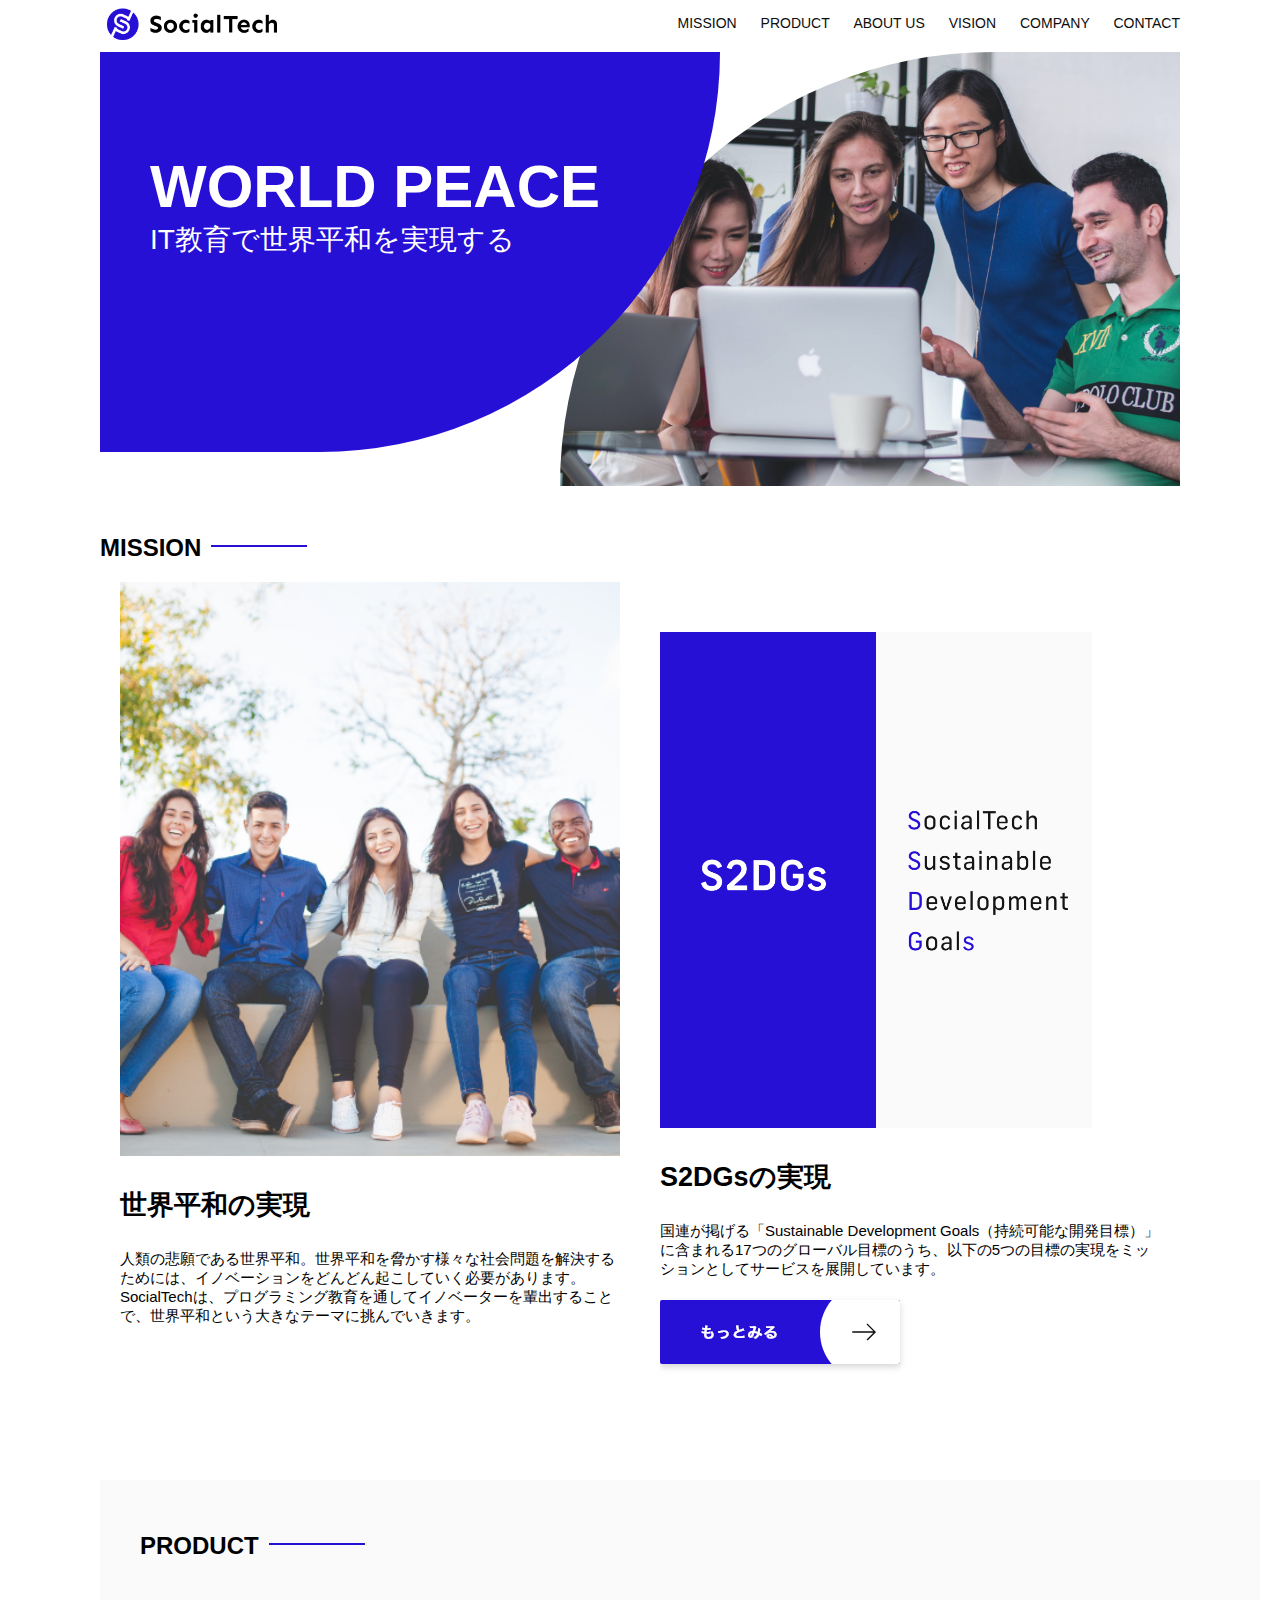
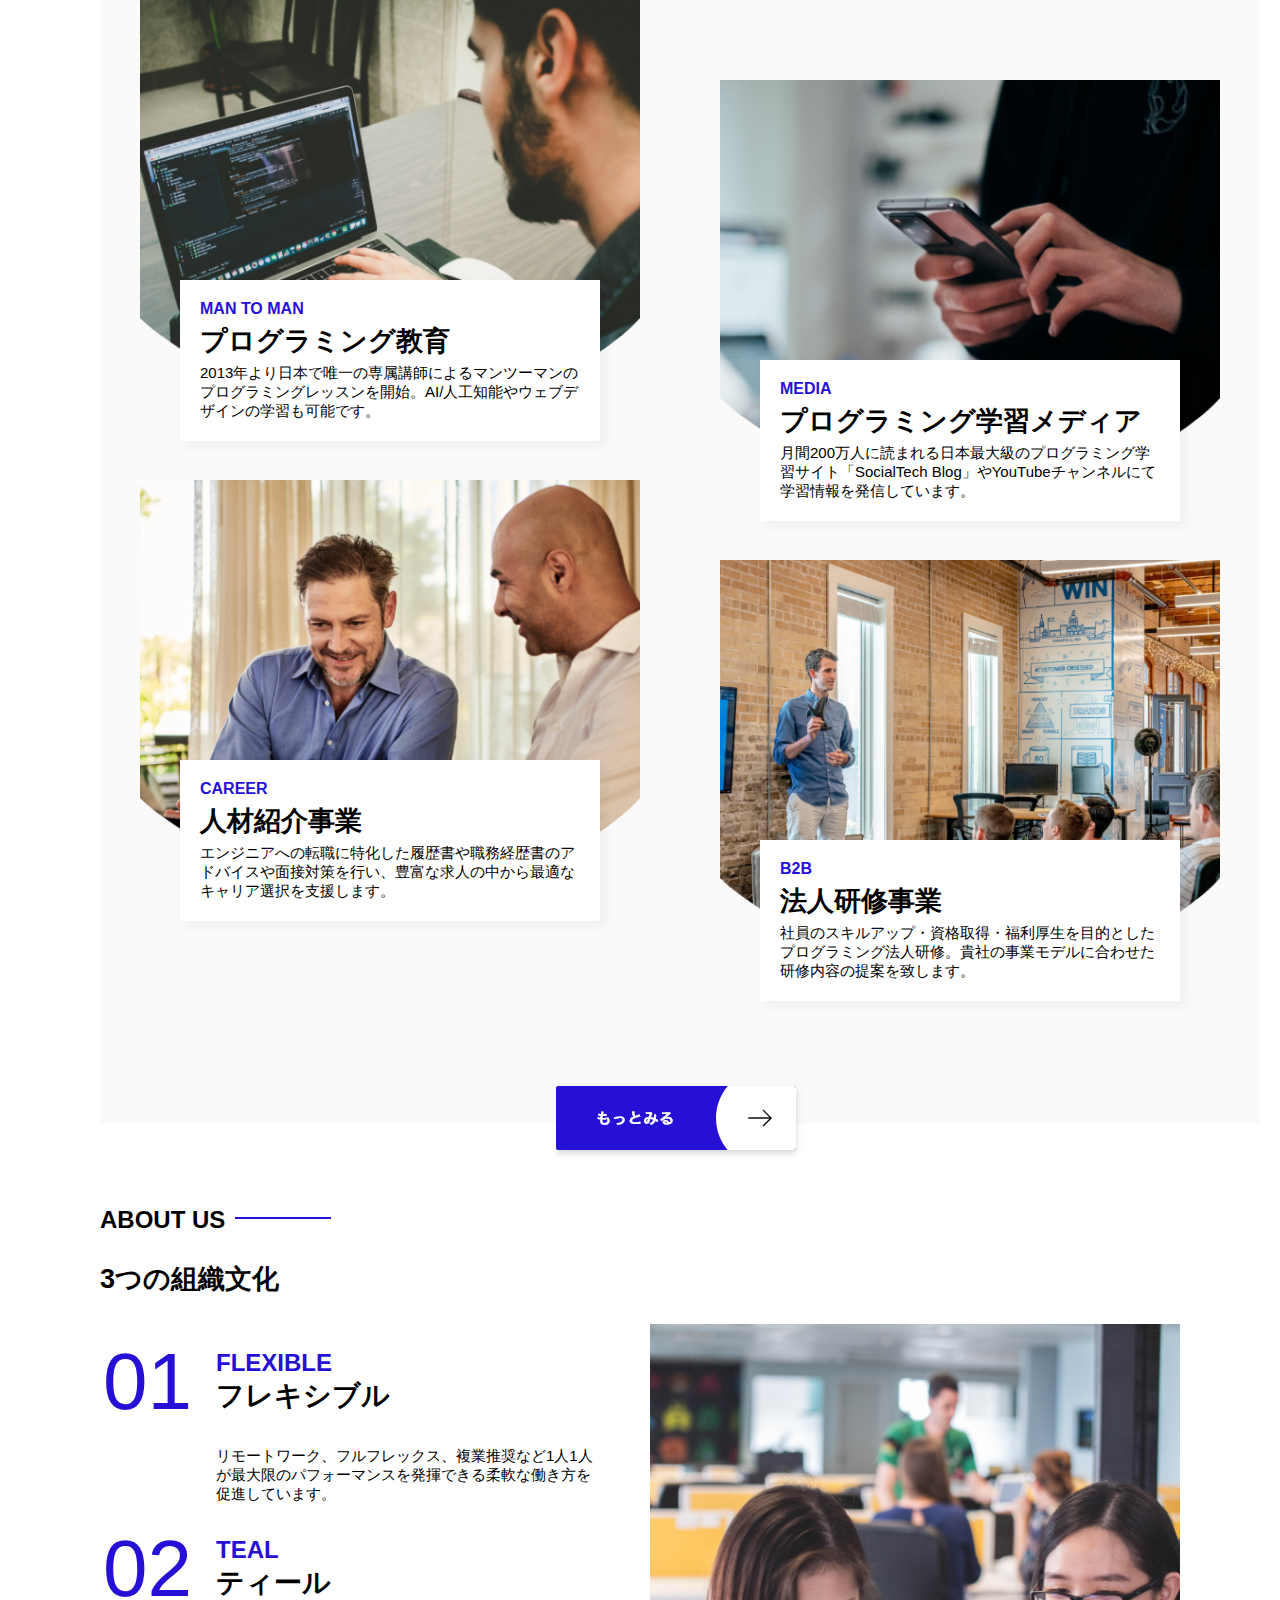
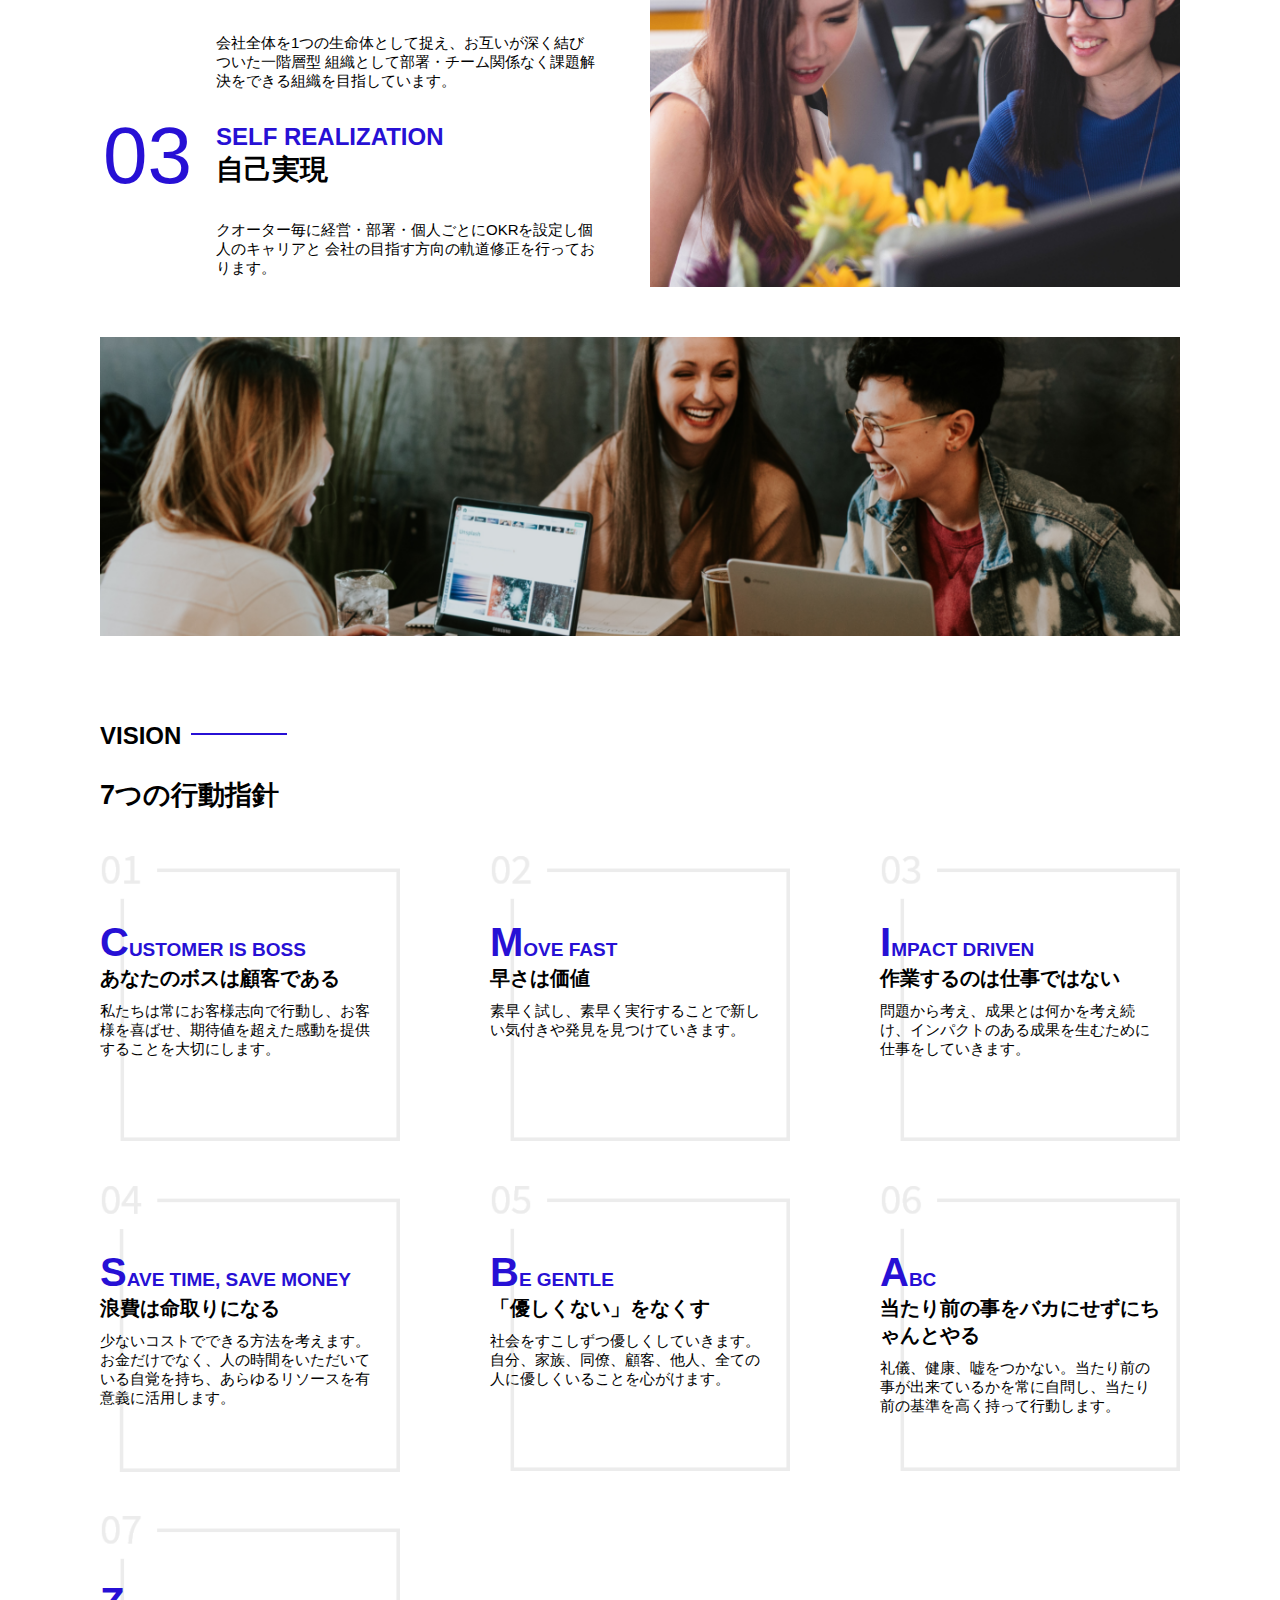
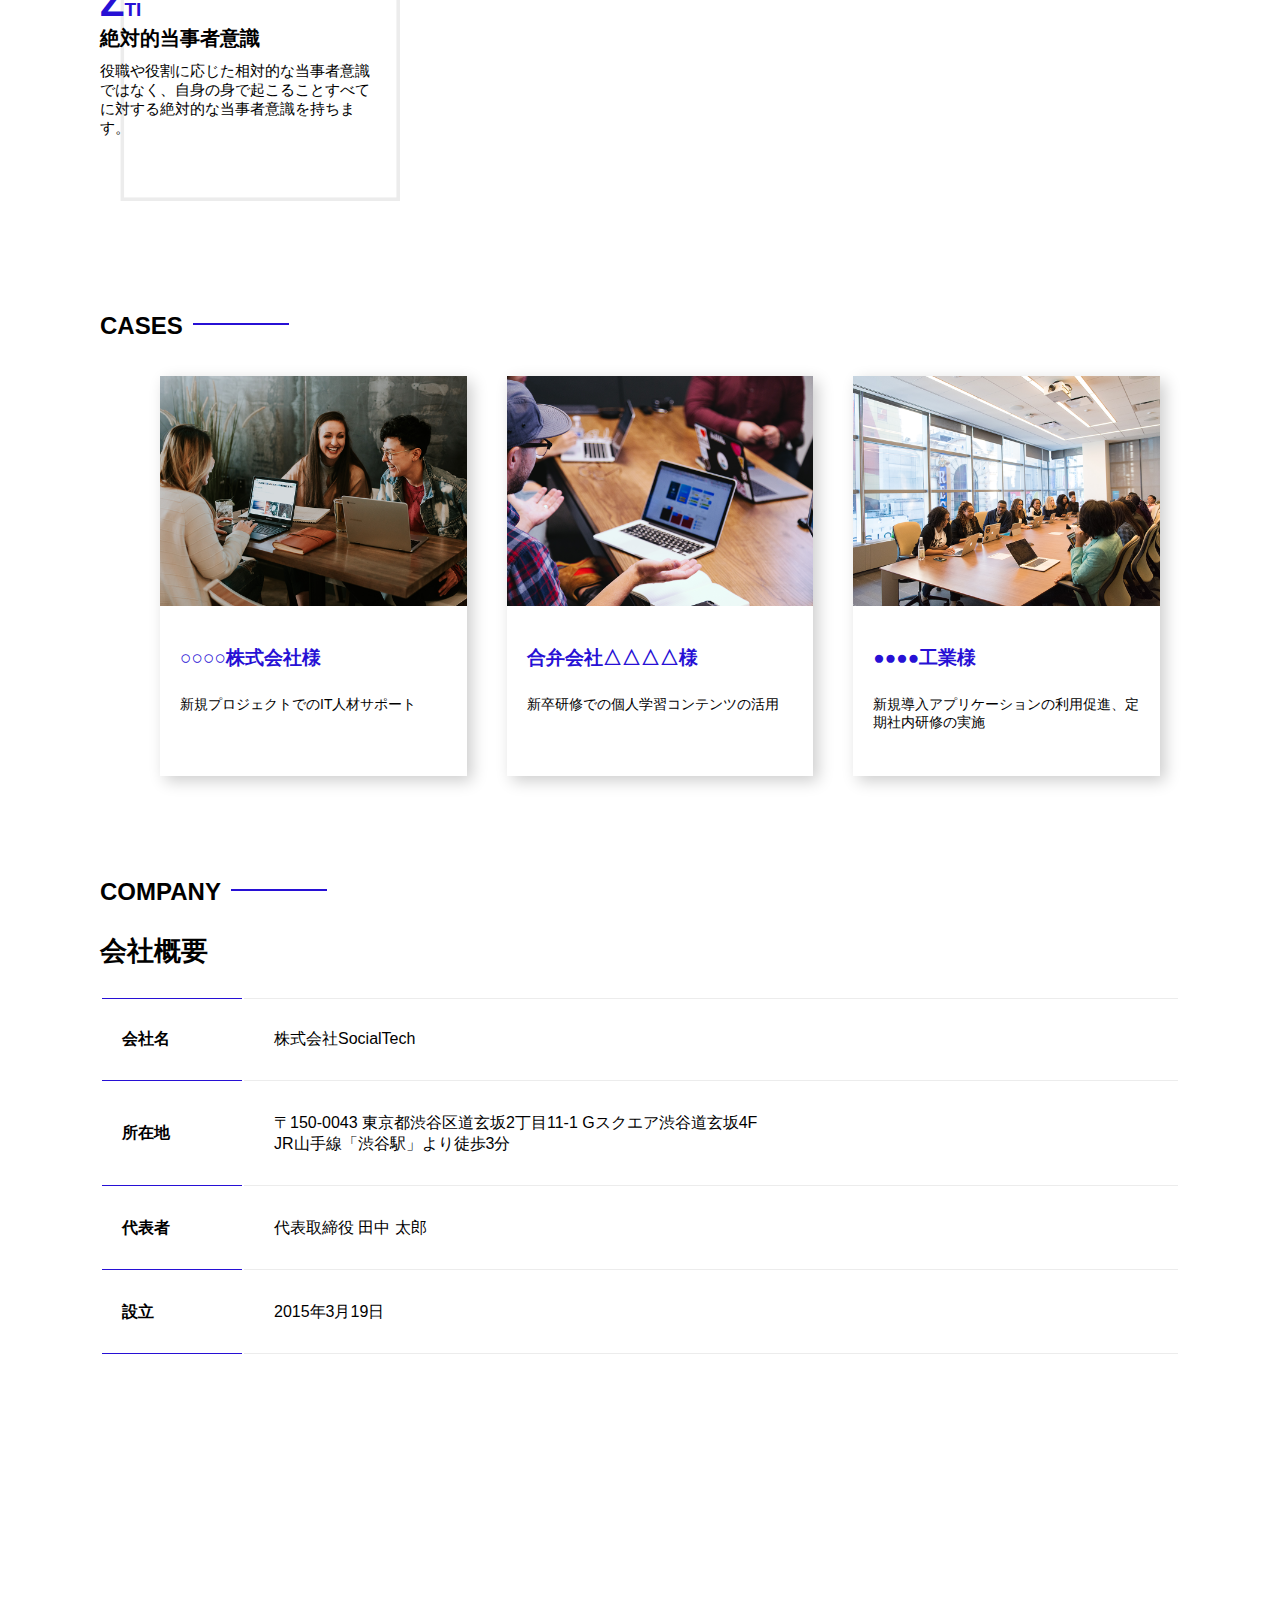
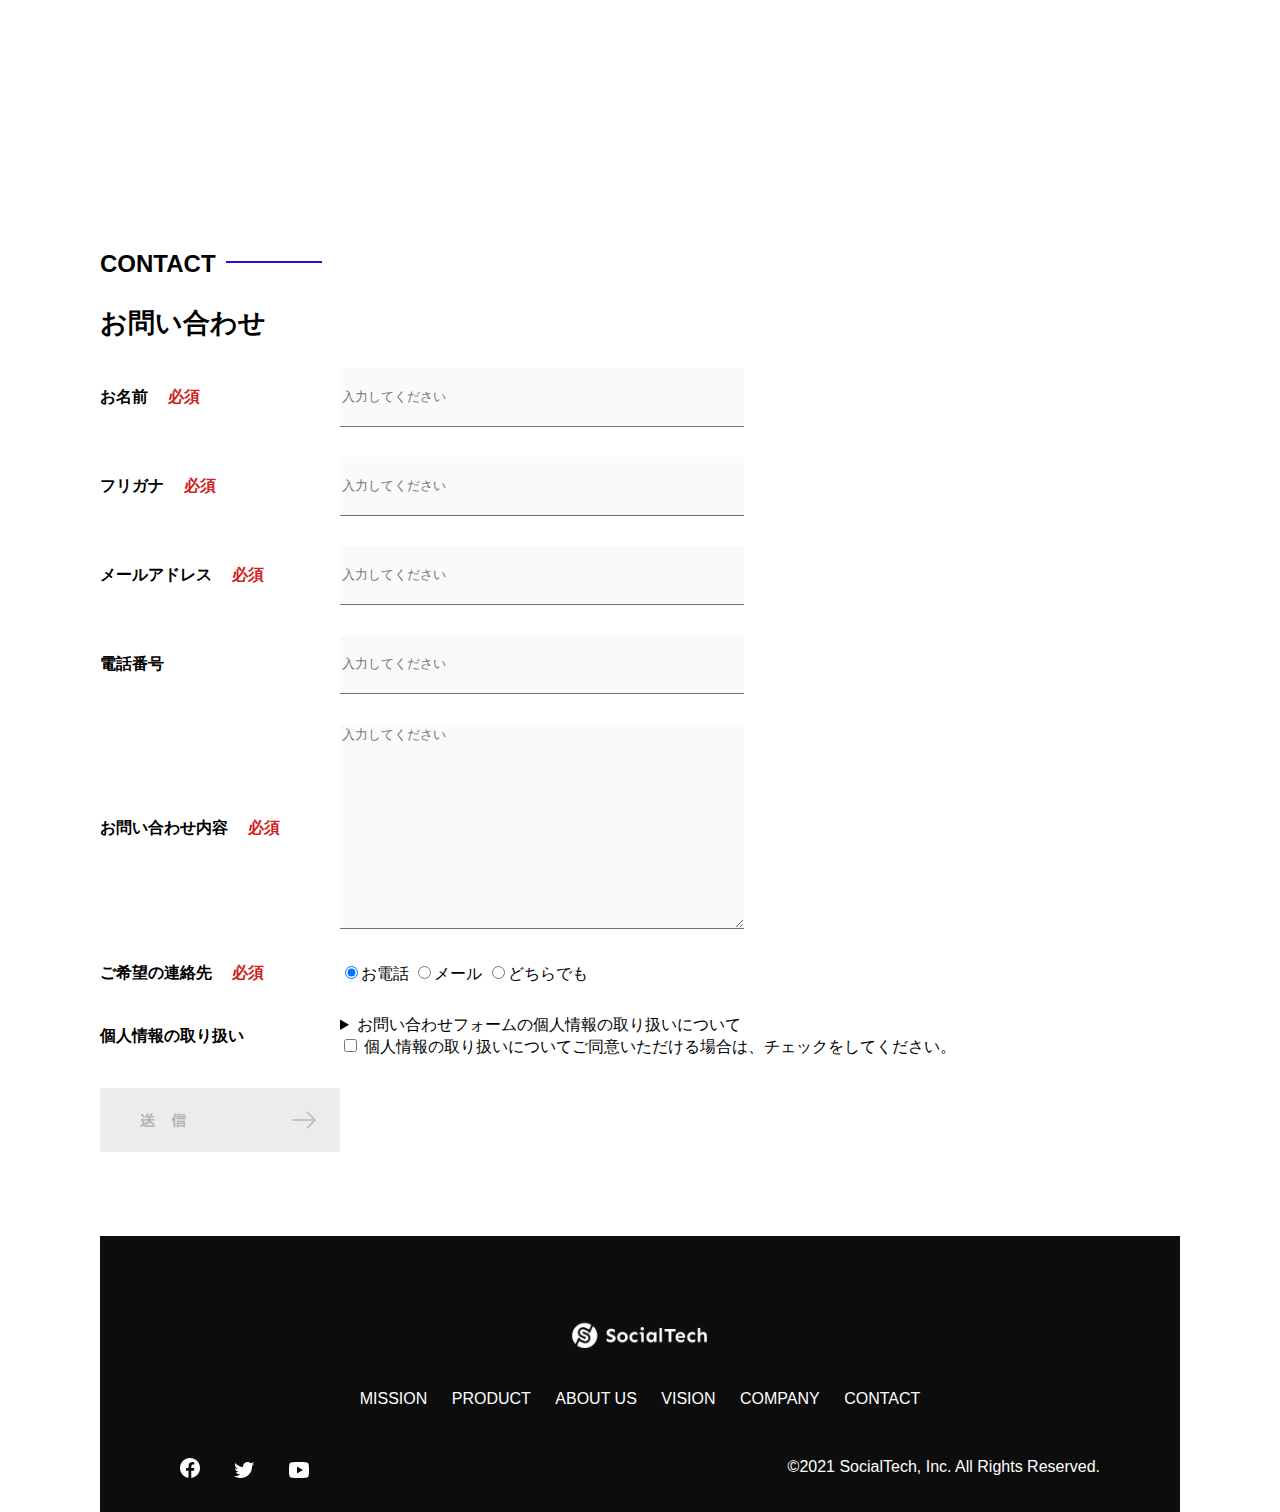
<file: kadai_tutorial_output/index.html>
<!DOCTYPE html>
<html>
  <head>
    <title>SocialTech</title>
    <meta charset="UTF-8" />
    <meta
      name="description"
      content="SocialTechはEdTech業界のリーディングカンパニーを目指します。"
    />
    <meta name="viewport" content="width=device-width, initial-scale=1.0" />
    <link rel="stylesheet" href="style.css" />
  </head>
  <body>
    <!-- ヘッダー -->
    <header>
      <!-- ロゴ -->
      <a href="index.html" id="logo"
        ><img src="images/logo.png" alt="トップページに戻る"
      /></a>

      <!-- PC用ナビゲーション -->
      <nav id="nav-pc">
        <a href="mission.html">MISSION</a>
        <a href="product.html">PRODUCT</a>
        <a href="index.html#aboutus">ABOUT US</a>
        <a href="index.html#vision">VISION</a>
        <a href="index.html#company">COMPANY</a>
        <a href="index.html#contact">CONTACT</a>
      </nav>
        <!--SP用メニューボタン-->
        <img id="menu-sp" src="images/button-menu.png" alt="ナビゲーションを開く" onclick="document.getElementById('nav-sp').style.display='block'">
      <!--SP用ナビゲーション-->
      <nav id="nav-sp">
        <img id="close" src="images/button-close.png" alt="ナビゲーションを閉じる" onclick="document.getElementById('nav-sp').style.display='none'">
        <a id="logo-sp" href="index.html" onclick="document.getElementById('nav-sp').style.display='none'">
          <img src="images/logo-sp.png" alt="トップページに戻る">
        </a>
        <a class="menu" href="mission.html" onclick="document.getElementById('nav-sp').style.display='none'">MISSION</a>
        <a class="menu" href="product.html" onclick="document.getElementbyId('nav-sp').style.display='none'">PRODUCT</a>
        <a class="menu" href="index.html#aboutus" onclick="document.getElementById('nav-sp').style.display='none'">ABOUT US</a>
        <a class="menu" href="index.html#vision" onclick="document.getElementById('nav-sp').style.display='none'">VISION</a>
        <a class="menu" href="index.html#company" onclick="document.getElementById('nav-sp').style.displya='none'">COMPANY</a>
        <a class="menu" href="index.html#contact" onclick="document.getElementById('nav-sp').style.display='none'">CONTACT</a>
        <div id="sns">
          <a href="https://www.facebook.com/sejuku2013"><img src="images/button-facebook.png" alt="Facebookのリンク"></a>
          <a href="https://twitter.com/samuraijuku"><img src="images/button-twitter.png" alt="Twitterのリンク"></a>
          <a href="https://www.youtube.com/channel/UCCFOQO5aDK0xXam4cUQXT8g"><img src="images/button-youtube.png" alt="YouTubeのリンク"></a>
        </div>
      </nav>
    </header>
    <main>
      <article>
        <!-- メインビジュアル -->
        <section id="main-visual">
          <div id="main-message">
            <h1>WORLD PEACE</h1>
            <p>IT教育で世界平和を実現する</p>
          </div>
          <img
            src="images/index/index-main.png"
            alt="PCの周りに集まる多国籍の仲間たち"
          />
        </section>
        <!--ミッション-->
        <section id="mission">
          <h2 class="index-h2">MISSION</h2>
          <div id="mission-flex">
            <div>
              <img
                id="mission-photo"
                src="images/index/index-mission.png"
                alt="屋外のベンチで写真を撮影する多国籍の仲間たち"
              />
              <h3>世界平和の実現</h3>
              <p>
                人類の悲願である世界平和。世界平和を脅かす様々な社会問題を解決するためには、イノベーションをどんどん起こしていく必要があります。SocialTechは、プログラミング教育を通してイノベーターを輩出することで、世界平和という大きなテーマに挑んでいきます。
              </p>
            </div>
            <div>
              <img id="s2dgs" src="images/index/s2dgs.png" alt="S2DGs" />
              <h3>S2DGsの実現</h3>
              <p>
                国連が掲げる「Sustainable Development
                Goals（持続可能な開発目標）」に含まれる17つのグローバル目標のうち、以下の5つの目標の実現をミッションとしてサービスを展開しています。
              </p>
              <a href="mission.html">
                <img src="images/button-more.png" alt="もっとみる" />
              </a>
            </div>
          </div>
        </section>
        <!-- プロダクト -->
        <section id="product">
          <h2 class="index-h2">PRODUCT</h2>
          <div>
            <div id="product-left">
              <div>
                <img
                  class="product-photo"
                  src="images/index/index-mantoman.png"
                  alt="PCでコードを書く男性"
                />
                <div class="product-explain">
                  <span>MAN TO MAN</span>
                  <h3>プログラミング教育</h3>
                  <p>
                    2013年より日本で唯一の専属講師によるマンツーマンのプログラミングレッスンを開始。AI/人工知能やウェブデザインの学習も可能です。
                  </p>
                </div>
              </div>
              <div>
                <img
                  class="product-photo"
                  src="images/index/index-career.png"
                  alt="笑顔で話し合う2人の男性"
                />
                <div class="product-explain">
                  <span>CAREER</span>
                  <h3>人材紹介事業</h3>
                  <p>
                    エンジニアへの転職に特化した履歴書や職務経歴書のアドバイスや面接対策を行い、豊富な求人の中から最適なキャリア選択を支援します。
                  </p>
                </div>
              </div>
            </div>
            <div id="product-right">
              <div>
                <img
                  class="product-photo"
                  src="images/index/index-media.png"
                  alt="スマートフォンを操作する人"
                />
                <div class="product-explain">
                  <span>MEDIA</span>
                  <h3>プログラミング学習メディア</h3>
                  <p>
                    月間200万人に読まれる日本最大級のプログラミング学習サイト「SocialTech
                    Blog」やYouTubeチャンネルにて学習情報を発信しています。
                  </p>
                </div>
              </div>
              <div>
                <img
                  class="product-photo"
                  src="images/index/index-b2b.png"
                  alt="講演中の男性とそれを聴く人々"
                />
                <div class="product-explain">
                  <span>B2B</span>
                  <h3>法人研修事業</h3>
                  <p>
                    社員のスキルアップ・資格取得・福利厚生を目的としたプログラミング法人研修。貴社の事業モデルに合わせた研修内容の提案を致します。
                  </p>
                </div>
              </div>
            </div>
          </div>
          <div>
            <a id="product-more" href="product.html">
              <img src="images/button-more.png" alt="もっとみる" />
            </a>
          </div>
        </section>
        <!---ABOUT US-->
        <section id="aboutus">
          <h2 class="index-h2">ABOUT US</h2>
          <h3>3つの組織文化</h3>
          <div>
            <table class="culture-table">
              <tr>
                <td>
                  <span class="culture-num">01</span>
                </td>
                <td>
                  <span class="culture-en">FLEXIBLE</span>
                  <span class="culture-jp">フレキシブル</span>
                </td>
              </tr>
              <tr>
                <td>
                  <!--空のセル-->
                </td>
                <td>
                  <p class="culture-description">
                    リモートワーク、フルフレックス、複業推奨など1人1人が最大限のパフォーマンスを発揮できる柔軟な働き方を促進しています。
                  </p>
                </td>
              </tr>
              <tr>
                <td>
                  <span class="culture-num">02</span>
                </td>
                <td>
                  <span class="culture-en">TEAL</span>
                  <span class="culture-jp">ティール</span>
                </td>
              </tr>
              <tr>
                <td>
                  <!--空のセル-->
                </td>
                <td>
                  <p class="culture-description">
                    会社全体を1つの生命体として捉え、お互いが深く結びついた一階層型
                    組織として部署・チーム関係なく課題解決をできる組織を目指しています。
                  </p>
                </td>
              </tr>
              <tr>
                <td>
                  <span class="culture-num">03</span>
                </td>
                <td>
                  <span class="culture-en">SELF REALIZATION</span>
                  <span class="culture-jp">自己実現</span>
                </td>
              </tr>
              <tr>
                <td>
                  <!--空のセル-->
                </td>
                <td>
                  <p class="culture-description">
                    クオーター毎に経営・部署・個人ごとにOKRを設定し個人のキャリアと
                    会社の目指す方向の軌道修正を行っております。
                  </p>
                </td>
              </tr>
            </table>
            <img
              class="culture-img"
              src="images/index/index-aboutus1.png"
              alt="笑顔で話し合う2人の女性"
            />
          </div>
          <img
            class="culture-img2"
            src="images/index/index-aboutus2.png"
            alt="笑顔で話し合う3人の男女"
          />
        </section>
        <!-- VISION -->
        <section id="vision">
          <h2 class="index-h2">VISION</h2>
          <h3>7つの行動指針</h3>
          <div>
            <div class="vision-box">
              <img src="images/index/vision-01.png" alt="01" />
              <span>
                <h4>CUSTOMER IS BOSS</h4>
                <h5>あなたのボスは顧客である</h5>
                <p>
                  私たちは常にお客様志向で行動し、お客様を喜ばせ、期待値を超えた感動を提供することを大切にします。
                </p>
              </span>
            </div>
            <div class="vision-box">
              <img src="images/index/vision-02.png" alt="02" />
              <span>
                <h4>MOVE FAST</h4>
                <h5>早さは価値</h5>
                <p>
                  素早く試し、素早く実行することで新しい気付きや発見を見つけていきます。
                </p>
              </span>
            </div>
            <div class="vision-box">
              <img src="images/index/vision-03.png" alt="03" />
              <span>
                <h4>IMPACT DRIVEN</h4>
                <h5>作業するのは仕事ではない</h5>
                <p>
                  問題から考え、成果とは何かを考え続け、インパクトのある成果を生むために仕事をしていきます。
                </p>
              </span>
            </div>
            <div class="vision-box">
              <img src="images/index/vision-04.png" alt="04" />
              <span>
                <h4>SAVE TIME, SAVE MONEY</h4>
                <h5>浪費は命取りになる</h5>
                <p>
                  少ないコストでできる方法を考えます。お金だけでなく、人の時間をいただいている自覚を持ち、あらゆるリソースを有意義に活用します。
                </p>
              </span>
            </div>
            <div class="vision-box">
              <img src="images/index/vision-05.png" alt="05" />
              <span>
                <h4>BE GENTLE</h4>
                <h5>「優しくない」をなくす</h5>
                <p>
                  社会をすこしずつ優しくしていきます。自分、家族、同僚、顧客、他人、全ての人に優しくいることを心がけます。
                </p>
              </span>
            </div>
            <div class="vision-box">
              <img src="images/index/vision-06.png" alt="06" />
              <span>
                <h4>ABC</h4>
                <h5>当たり前の事をバカにせずにちゃんとやる</h5>
                <p>
                  礼儀、健康、嘘をつかない。当たり前の事が出来ているかを常に自問し、当たり前の基準を高く持って行動します。
                </p>
              </span>
            </div>
            <div class="vision-box">
              <img src="images/index/vision-07.png" alt="07" />
              <span>
                <h4>ZTI</h4>
                <h5>絶対的当事者意識</h5>
                <p>
                  役職や役割に応じた相対的な当事者意識ではなく、自身の身で起こることすべてに対する絶対的な当事者意識を持ちます。
                </p>
              </span>
            </div>
          </div>
        </section>
        <!-- CASES -->
         <section id="cases">
          <h2 class="index-h2">CASES</h2>
          <ul>
            <li class="case-card">
              <img class="case-img" src="images/index/case-1.png" alt="仲良く語り合う3人">
              <div class="case-info">
                <h4 class="case-name">○○○○株式会社様</h4>
                <p class="case-content">新規プロジェクトでのIT人材サポート</p>
              </div>
            </li>
            <li class="case-card">
              <img class="case-img" src="images/index/case-2.png" alt="PCでコンテンツを見る">
              <div class="case-info">
                <h4 class="case-name">合弁会社△△△△様</h4>
                <p class="case-content">新卒研修での個人学習コンテンツの活用</p>
              </div>
            </li>
            <li class="case-card">
              <img class="case-img" src="images/index/case-3.png" alt="社内研修中の会議室">
              <div class="case-info">
                <h4 class="case-name">●●●●工業様</h4>
                <p class="case-content">新規導入アプリケーションの利用促進、定期社内研修の実施</p>
              </div>
            </li>
          </ul>
         </section>
        <!-- COMPANY -->
        <section id="company">
          <h2 class="index-h2">COMPANY</h2>
          <h3>会社概要</h3>
          <table id="company-table">
            <tr>
              <th class="tableheader-first">会社名</th>
              <td class="cell-first">株式会社SocialTech</td>
            </tr>
            <tr>
              <th class="tableheader">所在地</th>
              <td class="cell">
                〒150-0043 東京都渋谷区道玄坂2丁目11-1 Gスクエア渋谷道玄坂4F<br />JR山手線「渋谷駅」より徒歩3分
              </td>
            </tr>
            <tr>
              <th class="tableheader">代表者</th>
              <td class="cell">代表取締役 田中 太郎</td>
            </tr>
            <tr>
              <th class="tableheader">設立</th>
              <td class="cell">2015年3月19日</td>
            </tr>
          </table>
          <iframe src="https://www.google.com/maps/embed?pb=!1m18!1m12!1m3!1d3240.0688551336807!2d139.7720776771055!3d35.69992317258124!2m3!1f0!2f0!3f0!3m2!1i1024!2i768!4f13.1!3m3!1m2!1s0x60188fee13660e23%3A0x77137876edf742ac!2z5L2P5Y-L5LiN5YuV55Sj56eL6JGJ5Y6f6aeF5YmN44OT44Or!5e0!3m2!1sja!2sjp!4v1704858013291!5m2!1sja!2sjp" style="border:0;" allowfullscreen="" loading="lazy">
          </iframe>
        </section>
        <!-- お問い合わせフォーム -->
        <section id="contact">
          <h2 class="index-h2">CONTACT</h2>
          <h3>お問い合わせ</h3>
          <form>
            <div>
              <div class="contact-heading">
                <label class="contact-label"
                  >お名前<span class="contact-span">必須</span></label
                >
              </div>
              <div class="contact-form">
                <input
                  type="text"
                  name="name"
                  placeholder="入力してください"
                  class="contact-textbox"
                />
              </div>
            </div>
            <div>
              <div class="contact-heading">
                <label class="contact-label"
                  >フリガナ<span class="contact-span">必須</span></label
                >
              </div>
              <div>
                <input
                  type="text"
                  name="hurigana"
                  placeholder="入力してください"
                  class="contact-textbox"
                />
              </div>
            </div>
            <div>
              <div class="contact-heading">
                <label class="contact-label"
                  >メールアドレス<span class="contact-span">必須</span></label
                >
              </div>
              <div>
                <input
                  type="text"
                  name="email"
                  placeholder="入力してください"
                  class="contact-textbox"
                />
              </div>
            </div>
            <div>
              <div class="contact-heading">
                <label class="contact-label">電話番号</label>
              </div>
              <div>
                <input
                  type="text"
                  name="tel"
                  placeholder="入力してください"
                  class="contact-textbox"
                />
              </div>
            </div>
            <div>
              <div class="contact-heading">
                <label class="contact-label"
                  >お問い合わせ内容<span class="contact-span">必須</span></label
                >
              </div>
              <div>
                <textarea
                  class="contact-textarea"
                  placeholder="入力してください"
                  name="message"
                ></textarea>
              </div>
            </div>
            <div>
              <div class="contact-heading">
                <label class="contact-label"
                  >ご希望の連絡先<span class="contact-span">必須</span></label
                >
              </div>
              <div>
                <input
                  class="radiobutton"
                  type="radio"
                  value="tel"
                  name="contact"
                  checked
                /><label>お電話</label>
                <input
                  class="radiobutton"
                  type="radio"
                  value="mail"
                  name="contact"
                /><label>メール</label>
                <input
                  class="radiobutton"
                  type="radio"
                  value="both"
                  name="contact"
                /><label>どちらでも</label>
              </div>
            </div>
            <div>
              <div class="contact-heading">
                <label class="contact-label">個人情報の取り扱い</label>
              </div>
              <div>
                <details>
                  <summary>
                    お問い合わせフォームの個人情報の取り扱いについて
                  </summary>
                  <div>
                    <span>１．組織の名称又は氏名</span><br />
                    株式会社SocialTech<br /><br />
                    <span
                      >２．個人情報保護管理者（若しくはその代理人）の氏名又は職名、所属及び連絡先
                      鈴木 一郎 コーポレート部</span
                    ><br />
                    メールアドレス：support@socialtech.net<br />
                    TEL：03-xxxx-xxxx<br />
                    <span>３．個人情報の利用目的</span><br />
                    ・本サービス及び本サービスに関連する情報の提供又はそれらに関する連絡のため<br />
                    ・ユーザーの本人確認のため<br />
                    ・当社サービスのご案内のため<br />
                    ・当社の商品等の広告または宣伝（電子メールによるものを含むものとします。）<br /><br />
                    <span>４．個人情報の取り扱い業務の委託</span><br />
                    個人情報の取扱業務の全部または一部を外部に業務委託する場合があります。<br />
                    その際、弊社は、個人情報を適切に保護できる管理体制を敷き実行していることを条件として<br />
                    委託先を厳選したうえで、機密保持契約を委託先と締結し、お客様の個人情報を厳密に管理させます。<br /><br />
                    <span>５．個人情報の開示等の請求</span><br />
                    お客様は、弊社に対してご自身の個人情報の開示等（利用目的の通知、開示、内容の訂正・追加・削除、利用の停止または消去、第三者への提供の停止）に関して、当社問合わせ窓口に申し出ることができます。<br />
                    その際、弊社はお客様ご本人を確認させていただいたうえで、合理的な期間内に対応いたします。<br /><br />
                    なお、個人情報に関する弊社問合わせ先は、次の通りです。<br /><br />
                    株式会社SocialTech　個人情報問合せ窓口<br />
                    〒150-0043　東京都渋谷区道玄坂2丁目11-1 Ｇスクエア渋谷道玄坂
                    4F<br />
                    メールアドレス：support@socialtech.net　TEL：03-xxxx-xxxx<br /><br />
                    <span>６．個人情報を提供されることの任意性について</span
                    ><br /><br />
                    お客様がご自身の個人情報を弊社に提供されるか否かは、お客様のご判断によりますが、もしご提供されない場合には、適切なサービスが提供できない場合がありますので予めご了承ください。
                  </div>
                </details>
                <input type="checkbox" name="agree" />
                <span
                  >個人情報の取り扱いについてご同意いただける場合は、チェックをしてください。</span
                >
              </div>
            </div>
            <input
              type="image"
              value="Submit"
              src="images/button-submit.png"
              alt="送信する"
            />
          </form>
        </section>
      </article>
      <footer>
        <div id="footer-logo">
          <img src="images/logo-sp.png" alt="SocialTech" />
        </div>
        <div id="footer-link">
          <a href="mission.html">MISSION</a>
          <a href="product.html">PRODUCT</a>
          <a href="index.html#aboutus">ABOUT US</a>
          <a href="index.html#vision">VISION</a>
          <a href="index.html#company">COMPANY</a>
          <a href="index.html#contact">CONTACT</a>
        </div>
        <div id="sns-footer">
          <a href="https://www.facebook.com/sejuku2013"
            ><img src="images/button-facebook.png" alt="Facebookのリンク"
          /></a>
          <a href="https://twitter.com/samuraijuku"
            ><img src="images/button-twitter.png" alt="Twitterのリンク"
          /></a>
          <a href="https://www.youtube.com/channel/UCCFOQO5aDK0xXam4cUQXT8g"
            ><img src="images/button-youtube.png" alt="YouTubeのリンク"
          /></a>
          <span id="copyright"
            >&copy;2021 SocialTech, Inc. All Rights Reserved.
          </span>
        </div>
      </footer>
    </main>
  </body>
</html>
</file>
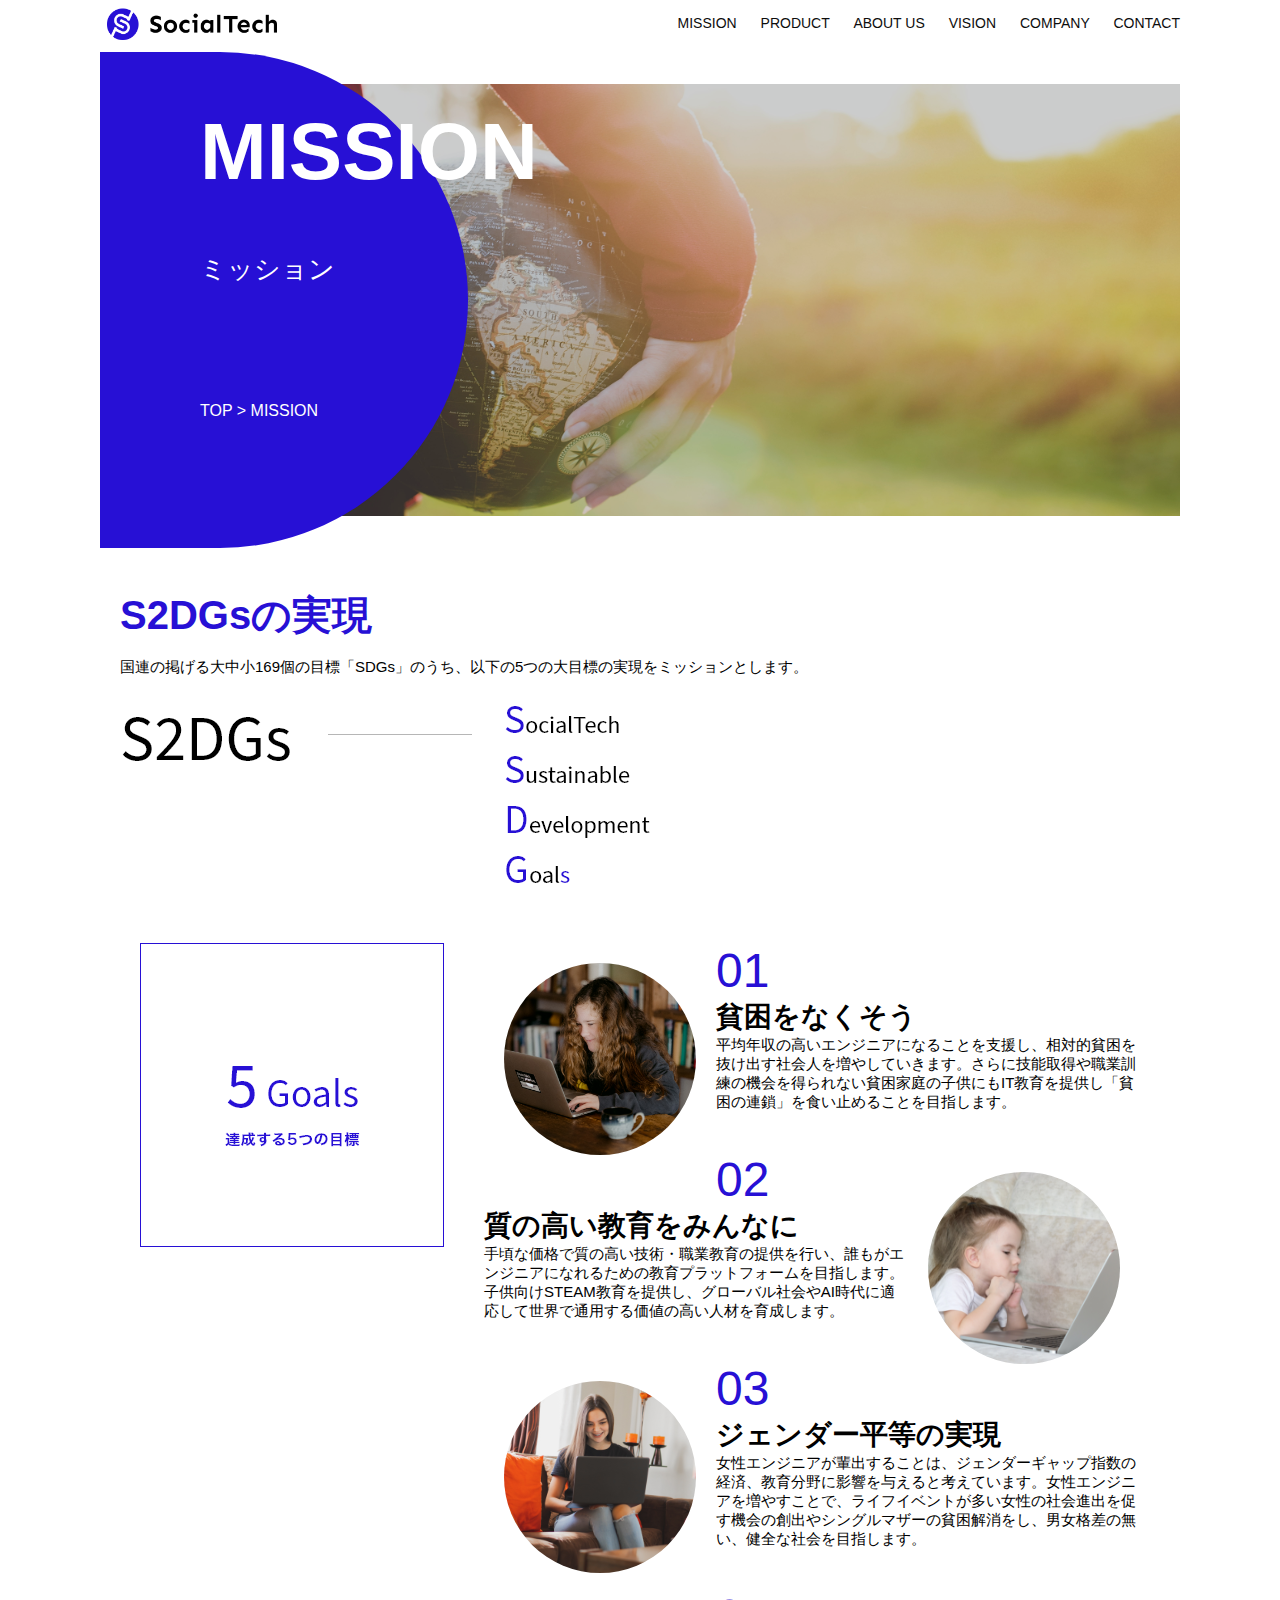
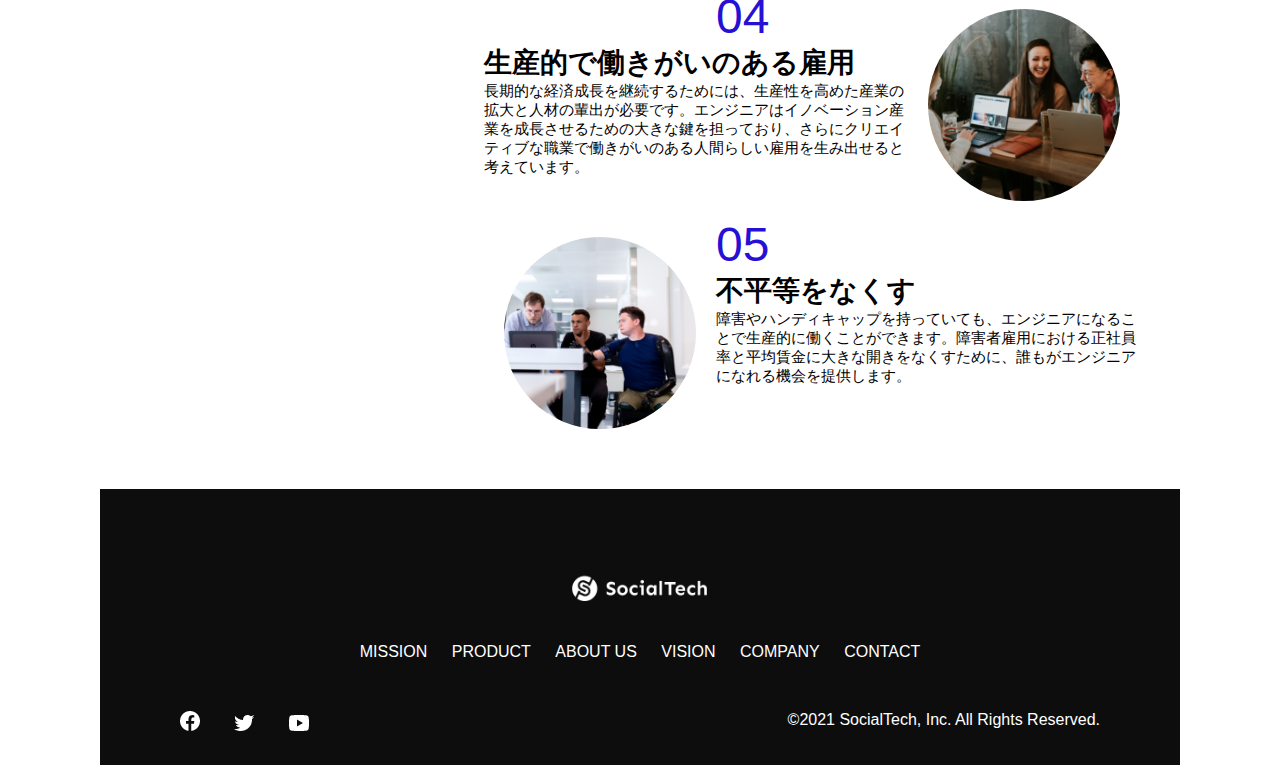
<file: kadai_tutorial_output/mission.html>
<!DOCTYPE html>
<html>
  <head>
    <title>Social Tech - MISSION ミッション</title>
    <meta charset="utf-8">
    <meta name="description" content="SocialTechが目指す5つの目標（S2DGs）を紹介します">
    <meta name="viewport" content="width=device-width, initial-scale=1.0">
    <link rel="stylesheet" href="style.css">
  </head>
  <body>
    <header>
      <a href="index.html" id="logo"><img src="images/logo.png" alt="トップページに戻る"></a>

      <nav id="nav-pc">
        <a href="mission.html">MISSION</a>
        <a href="product.html">PRODUCT</a>
        <a href="index.html#aboutus">ABOUT US</a>
        <a href="index.html#vision">VISION</a>
        <a href="index.html#company">COMPANY</a>
        <a href="index.html#contact">CONTACT</a>
      </nav>

      <img id="menu-sp" src="images/button-menu.png" alt="ナビゲーションを開く" onclick="document.getElementById('nav-sp').style.display='block'">

      <nav id="nav-sp">
        <img id="close" src="images/button-close.png" alt="ナビゲーションを閉じる" onclick="document.getElementById('nav-sp').style.display='none'">
        <a id="logo-sp" href="index.html" onclick="document.getElementById('nav-sp').style.display='none'">
          <img src="images/logo-sp.png" alt="トップページに戻る">
        </a>
        <a class="menu" href="mission.html" onclick="document.getElementById('nav-sp').style.display='none'">MISSION</a>
        <a class="menu" href="product.html" onclick="document.getElementById('nav-sp').style.display='none'">PRODUCT</a>
        <a class="menu" href="index.html#aboutus" onclick="document.getElementById('nav-sp').style.display='none'">ABOUT US</a>
        <a class="menu" href="index.html#vision" onclick="document.getElementById('nav-sp').style.display='none'">VISION</a>
        <a class="menu" href="index.html#company" onclick="document.getElementById('nav-sp').style.display='none'">COMPANY</a>
        <a class="menu" href="index.html#contact" onclick="document.getElementById('nav-sp').style.display='none'">CONTACT</a>

        <div id="sns">
          <a href="https://www.facebook.com/sejuku2013"><img src="images/button-facebook.png" alt="Facebookのリンク"></a>
          <a href="https://www.twitter.com/samuraijuku"><img src="images/button-twitter.png" alt="Twitterのリンク"></a>
          <a href="https://www.youtube.com/channel/UCCFOQO5aDK0xXam4cUQXT8g"><img src="images/button-youtube.png" alt="YouTubeのリンク"></a>
        </div>
      </nav>
    </header>
    <main>
      <article>
        <section id="mission-main">
          <div id="mission-title">
            <h1>MISSION</h1>
            <span>ミッション</span>
            <!--パンくずリスト：現在地を示す。-->
            <div>TOP > MISSION</div>
          </div>
        </section>
        <section id="mission-s2dgs">
          <h2 class="mission-h2">S2DGsの実現</h2>
          <p>国連の掲げる大中小169個の目標「SDGs」のうち、以下の5つの大目標の実現をミッションとします。</p>
          <img src="images/mission/mission-s2dgs.png" alt="S2DGs">
        </section>
        <section id="mission-5goals">
          <div>
            <img id="s2dgs-image" src="images/mission/mission-5goals.png" alt="5Goals">
          </div>
          <div>
            <div>
              <img class="fivegoals-image-left" src="images/mission/mission-5goals01.png" alt="PCを操作する女の子">
              <span class="fivegoals-number">01</span>
              <h3 class="fivegoals-h3">貧困をなくそう</h3>
              <p class="fivegoals-p">
                平均年収の高いエンジニアになることを支援し、相対的貧困を抜け出す社会人を増やしていきます。さらに技能取得や職業訓練の機会を得られない貧困家庭の子供にもIT教育を提供し「貧困の連鎖」を食い止めることを目指します。
              </p>
            </div>

            <div>
              <img class="fivegoals-image-right" src="images/mission/mission-5goals02.png"  alt="PCを見つめる小さい女の子">
              <span class="fivegoals-number">02</span>
              <h3 class="fivegoals-h3">質の高い教育をみんなに</h3>
              <p class="fivegoals-p">
                手頃な価格で質の高い技術・職業教育の提供を行い、誰もがエンジニアになれるための教育プラットフォームを目指します。子供向けSTEAM教育を提供し、グローバル社会やAI時代に適応して世界で通用する価値の高い人材を育成します。
              </p>
            </div>

            <div>
              <img class="fivegoals-image-left" src="images/mission/mission-5goals03.png" alt="PCを操作する女性" >
              <span class="fivegoals-number">03</span>
              <h3 class="fivegoals-h3">ジェンダー平等の実現</h3>
              <p class="fivegoals-p">
                女性エンジニアが輩出することは、ジェンダーギャップ指数の経済、教育分野に影響を与えると考えています。女性エンジニアを増やすことで、ライフイベントが多い女性の社会進出を促す機会の創出やシングルマザーの貧困解消をし、男女格差の無い、健全な社会を目指します。
              </p>
            </div>

            <div>
              <img class="fivegoals-image-right" src="images/mission/mission-5goals04.png" alt="笑顔で話し合う三人の男女">
              <span class="fivegoals-number">04</span>
              <h3 class="fivegoals-h3">生産的で働きがいのある雇用</h3>
              <p class="fivegoals-p">
                長期的な経済成長を継続するためには、生産性を高めた産業の拡大と人材の輩出が必要です。エンジニアはイノベーション産業を成長させるための大きな鍵を担っており、さらにクリエイティブな職業で働きがいのある人間らしい雇用を生み出せると考えています。
              </p>
            </div>

            <div>
              <img class="fivegoals-image-left" src="images/mission/mission-5goals05.png" alt="障害を持つ男性が生き生きと働く様子">
              <span class="fivegoals-number">05</span>
              <h3 class="fivegoals-h3">不平等をなくす</h3>
              <p class="fivegoals-p">
                障害やハンディキャップを持っていても、エンジニアになることで生産的に働くことができます。障害者雇用における正社員率と平均賃金に大きな開きをなくすために、誰もがエンジニアになれる機会を提供します。
              </p>
            </div>
          </div>
        </section>
      </article>
    </main>

    <footer>
      <div id="footer-logo">
        <img src="images/logo-sp.png" alt="SocialTech">
      </div>
      <div id="footer-link">
        <a href="mission.html">MISSION</a>
        <a href="product.html">PRODUCT</a>
        <a href="index.html#aboutus">ABOUT US</a>
        <a href="index.html#vision">VISION</a>
        <a href="index.html#company">COMPANY</a>
        <a href="index.html#contact">CONTACT</a>
      </div>
      <div id="sns-footer">
        <a href="https://www.facebook.com/sejuku2013"><img src="images/button-facebook.png" alt="Facebookのリンク"></a>
        <a href="https://twitter.com/samuraijuku"><img src="images/button-twitter.png" alt="Twitterのリンク"></a>
        <a href="https://www.youtube.com/channel/UCCFOQO5aDK0xXam4cUQXT8g"><img src="images/button-youtube.png" alt="YoutTubeのリンク"></a>
        <span id="copyright">&copy;2021 SocialTech, Inc. All Rights Reserved.</span>
      </div>
    </footer>
  </body>
</html>
</file>
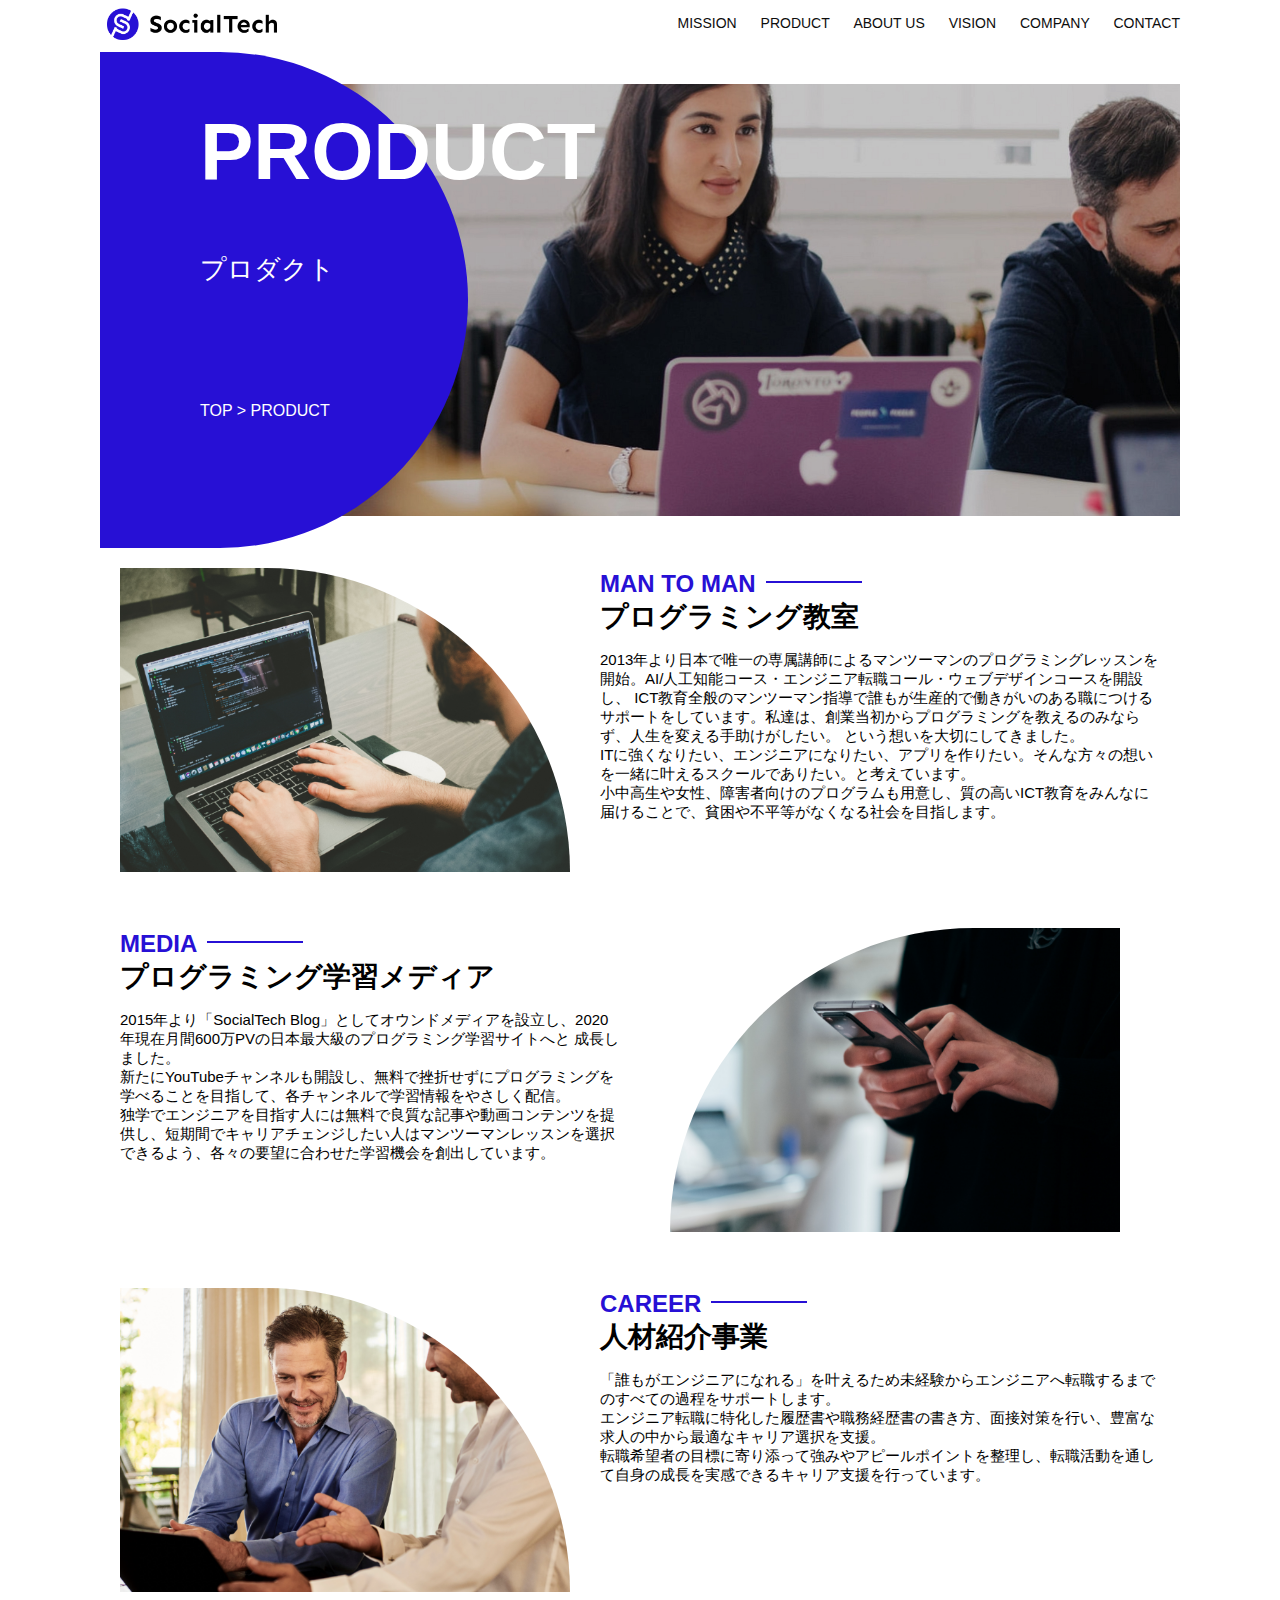
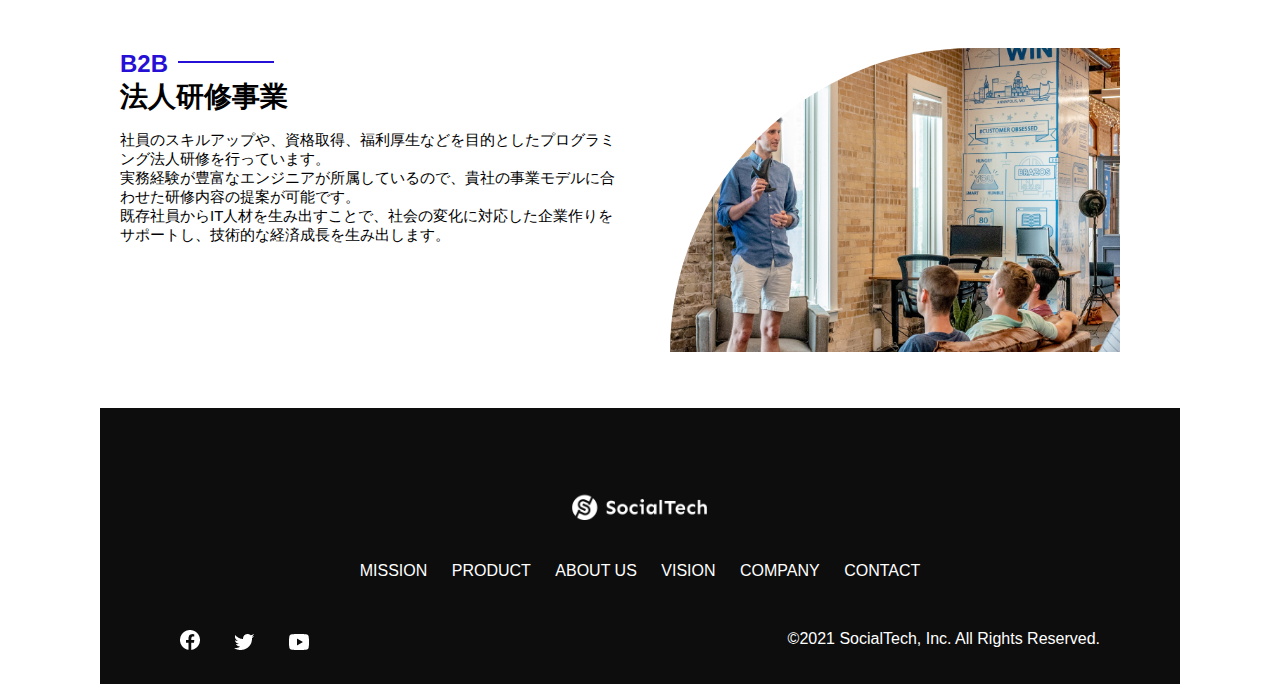
<file: kadai_tutorial_output/product.html>
<!DOCTYPE html>
<html>
  <head>
    <meta charset="utf-8">
    <meta name="description" content="">
    <meta name="viewport" content="width=device-width, initial-scale=1.0">
    <link rel="stylesheet" href="style.css">
  </head>
  <body>
    <header>
      <a href="index.html" id="logo"><img src="images/logo.png" alt="トップページに戻る"></a>

      <nav id="nav-pc">
        <a href="mission.html">MISSION</a>
        <a href="product.html">PRODUCT</a>
        <a href="index.html#aboutus">ABOUT US</a>
        <a href="index.html#vision">VISION</a>
        <a href="index.html#company">COMPANY</a>
        <a href="index.html#contact">CONTACT</a>
      </nav>

      <img id="menu-sp" src="images/button-menu.png" alt="ナビゲーションを開く" onclick="document.getElementById('nav-sp').style.display='block'">

      <nav id="nav-sp">
        <img id="close" src="images/button-close.png" alt="ナビゲーションを閉じる" onclick="document.getElementById('nav-sp').style.display='none'">
        <a id="logo-sp" href="index.html" onclick="document.getElementById('nav-sp').style.display='none'">
          <img src="images/logo-sp.png" alt="トップページに戻る">
        </a>
        <a class="menu" href="mission.html" onclick="document.getElementById('nav-sp').style.display='none'">MISSION</a>
        <a class="menu" href="product.html" onclick="document.getElementById('nav-sp').style.display='none'">PRODUCT</a>
        <a class="menu" href="index.html#aboutus" onclick="document.getElementById('nav-sp').style.display='none'">ABOUT US</a>
        <a class="menu" href="index.html#vision" onclick="document.getElementById('nav-sp').style.display='none'">VISION</a>
        <a class="menu" href="index.html#company" onclick="document.getElementById('nav-sp').style.display='none'">COMPANY</a>
        <a class="menu" href="index.html#contact" onclick="document.getElementById('nav-sp').style.display='none'">CONTACT</a>

        <div id="sns">
          <a href="https://www.facebook.com/sejuku2013"><img src="images/button-facebook.png" alt="Facebookのリンク"></a>
          <a href="https://www.twitter.com/samuraijuku"><img src="images/button-twitter.png" alt="Twitterのリンク"></a>
          <a href="https://www.youtube.com/channel/UCCFOQO5aDK0xXam4cUQXT8g"><img src="images/button-youtube.png" alt="YouTubeのリンク"></a>
        </div>
      </nav>
    </header>
    <main>
      <article>
        <section id="product-main">
          <div id="product-title">
            <h1>PRODUCT</h1>
            <span>プロダクト</span>
            <div>TOP > PRODUCT</div>
          </div>
        </section>
        <section class="product-section1">
          <img src="images/product/product-mantoman.png" alt="PCでコードを書く男性">
          <div>
            <h2 class="product-h2">MAN TO MAN</h2>
            <h3 class="product-h3">プログラミング教室</h3>
            <p>
              2013年より日本で唯一の専属講師によるマンツーマンのプログラミングレッスンを開始。AI/人工知能コース・エンジニア転職コール・ウェブデザインコースを開設し、
              ICT教育全般のマンツーマン指導で誰もが生産的で働きがいのある職につけるサポートをしています。私達は、創業当初からプログラミングを教えるのみならず、人生を変える手助けがしたい。
              という想いを大切にしてきました。<br>ITに強くなりたい、エンジニアになりたい、アプリを作りたい。そんな方々の想いを一緒に叶えるスクールでありたい。と考えています。<br>
              小中高生や女性、障害者向けのプログラムも用意し、質の高いICT教育をみんなに届けることで、貧困や不平等がなくなる社会を目指します。
            </p>
          </div>
        </section>
        <section class="product-section2">
          <div>
            <h2 class="product-h2">MEDIA</h2>
            <h3 class="product-h3">プログラミング学習メディア</h3>
            <p>
              2015年より「SocialTech Blog」としてオウンドメディアを設立し、2020年現在月間600万PVの日本最大級のプログラミング学習サイトへと
              成長しました。<br>
              新たにYouTubeチャンネルも開設し、無料で挫折せずにプログラミングを学べることを目指して、各チャンネルで学習情報をやさしく配信。
              <br>独学でエンジニアを目指す人には無料で良質な記事や動画コンテンツを提供し、短期間でキャリアチェンジしたい人はマンツーマンレッスンを選択
              できるよう、各々の要望に合わせた学習機会を創出しています。
            </p>
          </div>
          <img src="images/product/product-media.png" alt="スマートフォンを操作する人">

        </section>

        <section class="product-section1">
          <img src="images/product/product-career.png" alt="笑顔で話し合う２人の男性">
          <div>
            <h2 class="product-h2">CAREER</h2>
            <h3 class="product-h3">人材紹介事業</h3>
            <p>
             「誰もがエンジニアになれる」を叶えるため未経験からエンジニアへ転職するまでのすべての過程をサポートします。<br>
              エンジニア転職に特化した履歴書や職務経歴書の書き方、面接対策を行い、豊富な求人の中から最適なキャリア選択を支援。<br>
              転職希望者の目標に寄り添って強みやアピールポイントを整理し、転職活動を通して自身の成長を実感できるキャリア支援を行っています。
            </p>
          </div>
        </section>

        <section class="product-section2">
          <div>
            <h2 class="product-h2">B2B</h2>
            <h3 class="product-h3">法人研修事業</h3>
            <p>
              社員のスキルアップや、資格取得、福利厚生などを目的としたプログラミング法人研修を行っています。
              <br>実務経験が豊富なエンジニアが所属しているので、貴社の事業モデルに合わせた研修内容の提案が可能です。<br>
              既存社員からIT人材を生み出すことで、社会の変化に対応した企業作りをサポートし、技術的な経済成長を生み出します。
            </p>
          </div>
          <img src="images/product/product-b2b.png" alt="講演中の男性とそれを聴く人々">

        </section>

        

      </article>
    </main>

    <footer>
      <div id="footer-logo">
        <img src="images/logo-sp.png" alt="SocialTech">
      </div>
      <div id="footer-link">
        <a href="mission.html">MISSION</a>
        <a href="product.html">PRODUCT</a>
        <a href="index.html#aboutus">ABOUT US</a>
        <a href="index.html#vision">VISION</a>
        <a href="index.html#company">COMPANY</a>
        <a href="index.html#contact">CONTACT</a>
      </div>
      <div id="sns-footer">
        <a href="https://www.facebook.com/sejuku2013"><img src="images/button-facebook.png" alt="Facebookのリンク"></a>
        <a href="https://twitter.com/samuraijuku"><img src="images/button-twitter.png" alt="Twitterのリンク"></a>
        <a href="https://www.youtube.com/channel/UCCFOQO5aDK0xXam4cUQXT8g"><img src="images/button-youtube.png" alt="YoutTubeのリンク"></a>
        <span id="copyright">&copy;2021 SocialTech, Inc. All Rights Reserved.</span>
      </div>
    </footer>
  </body>
</html>
</file>
<file: kadai_tutorial_output/style.css>
/* PC、スマホ共通スタイル */
body {
  font-family: "Source Sans Pro", "Hiragino Kaku Gothic ProN", Meiryo, Arial,
    sans-serif;
}

p {
  font-size: 15px;
}

/*================
PC用のスタイル 
=================*/
@media screen and (min-width: 768px){
  body{
    max-width: 1080px;
    min-width: 960px;
    margin: 0 auto;
  }

/* 横幅設定 */
body {
  max-width: 1080px;
  min-width: 960px;
  margin: 0 auto 0 auto;
}

/* ヘッダー */
header {
  display: flex;
  justify-content: space-between;
}

/* ナビゲーションのレイアウト */
#nav-pc {
  text-align: right;
  font-size: 14px;
  padding-top: 15px;
}

/* ナビゲーションのリンクの装飾設定 */
#nav-pc > a {
  text-decoration: none;
  margin-left: 20px;
}

#nav-pc > a:link {
  color: #0d0d0d;
}

#nav-pc > a:visited {
  color: #0d0d0d;
}

#nav-pc > a:hover {
  color: #0d0d0d;
  text-decoration: underline;
}

#nav-pc > a:active {
  color: #0d0d0d;
}
/*スマホ用ナビを非表示*/
#nav-sp,
#menu-sp{
  display: none;
}

/* メインビジュアル*/
#main-visual {
  position: relative;
  height: 400px;
}

#main-message {
  position: absolute;
  top: 0;
  left: 0;
  background-color: #2710d5;
  color: #ffffff;
  border-radius: 0 0 476px 0;
  max-width: 620px;
  height: 100%;
  width: 100%;
  z-index: 11;
}

#main-visual>img {
  max-width: 620px;
  border-radius: 476px 0 0 0;
  position: absolute;
  top: 0;
  right: 0;
  z-index: 10;
}
#main-message>h1 {
  font-size: 60px;
  font-weight: bold;
  margin: 100px 0 0 50px;
}

#main-message>p {
  font-size: 28px;
  margin: 0 0 0 50px;
}
/* 見出し */
h2 {
  margin: 40px 0 0 0;
}

h2::after {
  content: url("images/line.png");
  margin-left: 10px;
}

h3 {
  font-size: 27px;
}

/* ミッション */
#mission {
  margin: 80px auto 80px auto;
  width: 100%;
}

#mission-flex {
  width: 100%;
  display: flex;
}

#mission-flex>div {
  width: 50%;
  margin: 20px;
}

#mission-photo {
  width: 100%;
}

#s2dgs {
  margin-top: 50px;
}

/* プロダクト */
#product {
  background-color: #fafafa;
  width: 100%;
  margin: 80px 0 80px 0;
  padding: 10px 40px 0px 40px;
}

/* 外枠 */
#product>div {
  margin-top: 40px;
  display: flex;
}

/* 左のカラム */
#product-left {
  width: 50%;
  margin-right: 20px;
}

/* 右のカラム */
#product-right {
  width: 50%;
  margin-left: 20px;
  margin-top: 80px;
}

/* 画像＋説明の枠 */
#product-left>div {
  position: relative;
  height: 480px;
  margin-right: 20px;
}

#product-right>div {
  position: relative;
  height: 480px;
  margin-left: 20px;
}

/* 画像 */
.product-photo {
  width: 100%;
}

/* 説明文の枠 */
.product-explain {
  background-color: #ffffff;
  position: absolute;
  left: 0;
  top: 280px;
  margin: 0 40px 0 40px;
  padding: 20px;
  box-shadow: 5px 5px 10px rgba(0, 0, 0, 0.05);
}

/* 説明文の英語 */
.product-explain>span {
  color: #2710d5;
  font-weight: bold;
  font-size: 16px;
  margin: 0;
}

/* 説明文の見出し */
.product-explain>h3 {
  margin: 5px 0 5px 0;
}

/* 説明文 */
.product-explain>p {
  margin: 0;
}

/* 「もっとみる」ボタン */
#product-more {
  margin: 0 auto -42px auto;
}




/* ABOUT US */
#aboutus {
  margin: 80px auto 80px auto;
}

/* 3つの組織文化と画像を入れる枠 */
#aboutus>div {
  display: flex;
}

/* 画像 */
.culture-img {
  width: 100%;
  align-self: flex-start;
}

.culture-img2 {
  margin-top: 50px;
  width: 100%;
}

/* 3つの組織文化の表 */
.culture-table {
  max-width: 500px;
  margin-right: 50px;
}

/* 番号 */
.culture-num {
  font-size: 80px;
  color: #2710d5;
  margin: 0 20px 0 0;
}

/* 組織文化英語 */
.culture-en {
  color: #2710d5;
  font-weight: bold;
  font-size: 24px;
  display: block;
}

/* 組織文化日本語 */
.culture-jp {
  font-size: 28px;
  font-weight: bold;
}

/* 説明文 */
.culture-description {
  margin: 0;
}
/* ビジョン */
#vision {
  margin: 80px auto 80px auto;
}

/* セクション内の外枠 */
#vision>div {
  width: 100%;
  display: flex;
  justify-content: space-between;
  flex-wrap: wrap;
}

/* 7つの行動指針の枠 */
.vision-box {
  width: 300px;
  height: 300px;
  margin-bottom: 30px;
  position: relative;
}

.vision-box>img {
  width: 100%;
  height: auto;
  position: absolute;
  top: 0;
  left: 0;
  z-index: 30;
}

.vision-box>span {
  position: absolute;
  top: 0;
  left: 0;
  z-index: 31;
  margin-right: 20px;
}

.vision-box>span>h4 {
  color: #2710d5;
  font-size: 19px;
  margin: 80px 0 0 0;
  Ï
}

.vision-box>span>h4::first-letter {
  font-size: 40px;
}

.vision-box>span>h5 {
  font-size: 20px;
  margin: 0 0 0 0;
}

.vision-box>span>p {
  margin: 10px 0 0 0;
}
/* 会社概要 */
#company {
  margin: 80px auto 80px auto;
}

#company-table {
  width: 100%;
}

.tableheader {
  text-align: left;
  padding: 20px;
  border-bottom-color: #2710d5;
  border-bottom-width: 1px;
  border-bottom-style: solid;
  width: 100px;
}

.tableheader-first {
  text-align: left;
  padding: 20px;
  border-bottom-color: #2710d5;
  border-bottom-width: 1px;
  border-bottom-style: solid;
  border-top-color: #2710d5;
  border-top-width: 1px;
  border-top-style: solid;
  width: 100px;
}

.cell {
  padding: 30px;
  border-bottom-color: #ececec;
  border-bottom-width: 1px;
  border-bottom-style: solid;
}

.cell-first {
  padding: 30px;
  border-bottom-color: #ececec;
  border-bottom-width: 1px;
  border-bottom-style: solid;
  border-top-color: #ececec;
  border-top-width: 1px;
  border-top-style: solid;
}

#company>iframe {
  width: 100%;
  height: 368px;
  margin-top: 40px;
}
/* お問い合わせ */
#contact {
  margin: 80px auto 80px auto;
}

/* 外枠 */
#contact>form>div {
  display: flex;
  flex-direction: row;
  flex-wrap: wrap;
  padding-bottom: 30px;
}

/* 左列の見出し */
.contact-heading {
  width: 240px;
  align-self: center;
}

/* 見出しのラベル */
.contact-label {
  font-weight: bold;
}

/* 必須 */
.contact-span {
  color: #ce2222;
  margin: 0 0 0 20px;
  font-weight: bold;
}

/* テキストボックス */
.contact-textbox {
  border-top: 0;
  border-left: 0;
  border-right: 0;
  border-bottom-width: 1px;
  border-bottom-color: #707070;
  border-bottom-style: solid;
  background-color: #fafafa;
  width: 400px;
  height: 56px;
}

/* お問い合わせ内容のテキストエリア */
.contact-textarea {
  border-top: 0;
  border-left: 0;
  border-right: 0;
  border-bottom-width: 1px;
  border-bottom-color: #707070;
  border-bottom-style: solid;
  background-color: #fafafa;
  width: 400px;
  height: 200px;
}

/* 個人情報の取り扱い */
details {
  width: 700px;
}

details>div {
  background-color: #fafafa;
  padding: 20px;
}

details>div>span {
  font-weight: bold;
}

/* フッター */
footer {
  background-color: #0d0d0d;
  text-align: center;
  padding: 80px 80px 30px 80px;
}

#footer-logo {
  margin-bottom: 30px;
}

#footer-link {
  margin-bottom: 50px;
}
#footer-link > a {
  text-decoration: none;
  margin: 10px;
}
#footer-link > a:link {
  color: #ffffff;
}
#footer-link > a:visited {
  color: #ffffff;
}
#footer-link > a:hover {
  color: #ffffff;
  text-decoration: underline;
}
#footer-link > a:active {
  color: #ffffff;
}

#sns-footer {
  text-align: left;
  width: 100%;
}

#sns-footer > a {
  margin-right: 30px;
}

#copyright {
  color: #ffffff;
  float: right;
}

#mission-main{
  height: 496px;
  width: 100%;
  background-image: url("images/mission/mission-main.png");
  background-repeat: no-repeat;
  background-position-y: center;
}

#mission-title{
  background-color: #2710d5;
  width: 368px;
  color: #ffffff;
  height: 496px;
  border-radius: 0 248px 248px 0;
  position: relative;
}

#mission-title > h1{
  position: absolute;
  top: 0;
  left: 100px;
  font-size: 80px;
}

#mission-title > span{
  position: absolute;
  top: 200px;
  left: 100px;
  font-size: 26px;
}

#mission-title > div{
  position: absolute;
  top: 350px;
  left: 100px;
  font-size: 16px;
}

#mission-s2dgs{
  width: 100%;
  margin: 20px;
}

.mission-h2{
  color: #2710d5;
  font-size: 40px;
}

.mission-h2::after{
  content: none;
}

#mission-5goals{
  margin: 20px;
  display: flex;
  /*dispslay: flex;を指定するだけで,
  初期値のflex-direction: row;
  が適用され、横並びになる。*/
}

#mission-5goals > div{
  flex-grow: 1;
  padding: 20px;
}
#mission-5goals > div > div{
  margin-bottom: 40px;
}

.fivegoals-image-right{
  float: right;
  margin: 20px;
}

.fivegoals-image-left{
  float: left;
  margin: 20px;
}

.fivegoals-number{
  color: #2710d5;
  font-size: 48px;
  margin: 0;
}

.fivegoals-h3{
  font-size: 28px;
  margin: 0;
}

.fivegoals-p{
  margin: 0;
}

#product-main{
  height: 496px;
  width: 100%;
  background-image: url("images/product/product-main.png");
  background-repeat: no-repeat;
  background-position-y: center;
}

#product-title{
  background-color: #2710d5;
  width: 368px;
  color: #ffffff;
  height: 496px;
  border-radius: 0 248px 248px 0;
  position: relative;
}

#product-title > h1{
  position: absolute;
  top: 0;
  left: 100px;
  font-size: 80px;
}

#product-title > span{
  position: absolute;
  top: 200px;
  left: 100px;
  font-size: 26px;
}

#product-title > div{
  position: absolute;
  top: 350px;
  left: 100px;
  font-size: 16px;
}

.product-section1{
  position: relative;
  margin: 20px;
  height: 340px;
}

.product-section1 > img{
  position: absolute;
  top: 0;
  left: 0;
  width: 450px;
  margin: 0 40px 30px 0;
  border-top-right-radius: 432px;
}

.product-section1 > div{
  position: absolute;
  top: 0;
  left: 480px;
}

.product-section2{
  position: relative;
  margin: 20px;
  height: 340px;
}

.product-section2 > img{
  position: absolute;
  top: 0;
  right: 0;
  width: 450px;
  margin: 0 40px 30px 0;
  border-top-left-radius: 432px;
}

.product-section2 > div{
  width: 500px;
  position: absolute;
  top: 0;
  left: 0;
}

.product-h2{
  color: #2710d5;
  font-size: 24px;
  margin: 0;
}

.product-h3{
  font-size: 28px;
  margin: 0;
}
}

/*ここまでPC用スタイル？*/







/*===============
SP用のスタイル
==============*/
@media screen and (max-width: 767px){
  body{
    min-width: 375px;
    margin: 0;
  }
  #nav-pc{
    display: none;
  }
  /* header{
    overflow: hidden;
  } */
  #menu-sp{
    float: right;
    padding: 0;
    /* overflow: hidden; */
    /* height: 100px; */
    /* height: 50px; */
  }
  /*SP用ナビゲーションの表示切り替え*/
  /*初期状態、レイアウトと非表示設定*/
  #nav-sp{
    background-color: #2710d5;
    position: absolute;
    left: 0;
    top: 0;
    height: 100%;
    width: 100%;
    display: none;
    z-index: 100;
  }
  #close{
    position: absolute;
    top: 20px;
    right: 20px;

  }
  #logo-sp{
    margin: 80px 0 30px 20px;
  }
  #nav-sp > a{
    display: block;
    color: white;
    text-decoration: none;
  }
  #nav-sp > a:hover{
    text-decoration: underline !important;
  }
  #nav-sp > .menu{
    text-decoration: none;
    display: block;
    margin: 0 20px;
    height: 44px;
    font-size: 16px;
    background-image: url("images/arrow.png");
    background-repeat: no-repeat;
    background-position: right top;
  }
  #sns{
    position: absolute;
    bottom: 20px;
    left: 20px;
  }
  #sns > a{
    margin-right: 30px;
  }
  #main-visual{
    position: relative;
    height: 470px;
    width: 100%;
    overflow: hidden;
    /*ブロック整形コンテキストに要素が収まらない場合の動きを示している。
    今回はmenu-spの画像がheaderをはみ出ており、menu-spと重なってしまう（headerとかさなるわけではない）ので、それを回避している*/
  }


  #main-visual > div{
    position: absolute;
    top: 0;
    left: 0;
    background-color: #2710d5;
    color: white;
    border-radius: 0 0 476px  0 ;
    text-align: center;
    height: 280px;
    width: 100%;
    z-index: 11;
  }
  #main-visual  h1{
    font-size: 28px;
    margin:90px 0 0 0 ;
  }

  p{
    margin: 15px 0;
  }

  #main-visual > img{
    width: 100%;
    border-radius: 476px 0 0 0;
    z-index: 10;
    position: absolute;
    bottom: 0;
    right: 0;
  }
  h2::after{
    content: url("images/line.png");
    margin-left: 10px;
  }
  h3{
    font-size: 24px;
    margin:10px 0 0 0;
  }

  #mission-photo,
  #s2dgs{
    width: 100%;
  }
  #mission{
    margin: 20px;
  }

  #product{
    background-color: #fafafa;
    padding-top: 10px;
  }
  #product h2{
    margin-left: 20px;
  }
  #product-left,
  #product-right{
    margin: 0 20px;
  }
  #product-left > div,
  #product-right>div{
    position: relative;
    height: 540px;
  }
  .product-explain{
    background-color: #ffffff;
    position: absolute;
    left: 0;
    bottom: 50px;
    padding: 20px;
    box-shadow: 5px 5px 10px rgba(0, 0, 0, 0.05);
  }
  .product-explain > span{
    color: #2710d5;
    font-weight: bold;
    font-size: 16px;
    margin: 0;
  }
  .product-explain > h3{
    margin: 10px 0;
  }
  .product-photo{
    width: 100%;
  }
  #product-more > img{
    margin: 0 0 -42px 20px;
  }

  #aboutus{
    margin: 80px 20px;
  }
  /*子要素でorder propertyが使えるようにするために
  display: flex;を親要素に設定している*/
  #aboutus > div{
    display: flex;
    flex-direction: column;
  }
  .culture-table{
    width: 100%;
    padding-right: 20px;
    order: 2;
  }
  .culture-img{
    width: 100%;
    order: 1;
  }

  .culture-img2{
    width: 100%;
  }

  .culture-num{
    font-size: 80px;
    color: #2710d5;
  }
  .culture-en{
    color: #2710d5;
    font-weight: bold;
    font-size: 24px;
    display: block;
  }
  .culture-jp{
    display: block;/*必要性がよくわからない*/
  }
  .culture-description{
    margin: 0;
  }

  #vision{
    margin: 80px 20px;
  }

  .vision-box{
    width: 300px;
    height: 300px;
    margin-bottom: 30px;
    position: relative;
  }
  
  .vision-box > img{
    width: 100%;
    height: auto;
    position: absolute;
    top: 0;
    left: 0;
    z-index: 30;
  }

  .vision-box > span{
    position: absolute;
    top: 0;
    left: 0;
    z-index: 31;
    margin-right: 20px;
  }

  .vision-box > span > h4{
    color: #2710d5;
    font-size: 19px;
    margin-top: 60px;
  }

  .vision-box > span > h5{
    font-size: 20px;
    margin: 0;
  }

  .vision-box > span > p{
    margin: 10px 0;
  }

  #company{
    margin: 0 20px;
  }
  #company > h3{
    margin-bottom: 20px;
  }
  #company > table{
    width: 100%;
  }
  
  .tableheader-first{
    text-align: left;
    padding: 20px;
    border-bottom-color: #2710d5;
    border-bottom-width: 1px;
    border-bottom-style: solid;
    border-top-color: #2710d5;
    border-top-width: 1px;
    border-top-style: solid;
    width: 50px;
  }

  .tableheader{
    text-align: left;
    padding: 20px;
    border-bottom-color: #2710d5;
    border-bottom-width: 1px;
    border-bottom-style: solid;
    width: 50px;
  }
  .cell{
    padding: 20px;
    border-bottom-color: #ececec;
    border-bottom-width: 1px;
    border-bottom-style: solid;
  }
  .cell-first{
    padding: 20px;
    border-bottom-color: #ececec;
    border-bottom-width: 1px;
    border-bottom-style: solid;
    border-top-color: #ececec;
    border-top-width: 1px;
    border-top-style: solid;
  }
  #company > iframe{
    width: 100%;
    height: 240px;
    margin-top: 40px;
  }

  #contact{
    margin: 80px 20px;
  }

  #contact > h3{
    margin-bottom: 20px;
  }

  #contact > form > div{
    margin-bottom: 20px;
  }
  .contact-heading{
    margin-bottom: 20px;
  }
  .contact-label{
    font-weight: bold;
  }
  .contact-span{
    color: #ce2222;
    margin-left: 20px;
    font-weight: bold;
  }
  .contact-textbox{
    height: 56px;
    border-top: 0;
    border-left: 0;
    border-right: 0;
    background-color: #fafafa;
    border-bottom-color: #707070;
    border-bottom-width: 1px;
    border-bottom-style: solid;
    min-width: 300px;
    width: 100%;
  }
  .radiobutton{
    margin-bottom: 20px;
  }
  .radiobutton + label::after{
    /* content: <br>; */
    content :"\A"; 
    white-space: pre;
  }
  footer{
    background-color: #0d0d0d;
    padding: 30px 20px 50px 20px;
  }
  #footer-logo{
    margin-bottom: 30px;
  }

  #footer-link{
    margin-bottom: 50px;
  }

  #footer-link >a {
    text-decoration: none;
    margin-right: 20px;
    margin-bottom: 30px;
    display: block;
    background-image: url("images/arrow.png");
    background-repeat: no-repeat;
    background-position: right top;

  }

  #footer-link > a:link{
    color: #ffffff;
  }
  #footer-link > a:visited{
    color: #ffffff;
  }
  #footer-link > a:hover{
    color: #ffffff;
    text-decoration: underline;
  }
  #footer-link >a:active{
    color: #ffffff;
  }
  #sns-footer > a{
    margin-right: 30px
  }
  #copyright{
    font-size: 12px;
    display: block;
    margin-top: 30px;
    color: #ffffff;
  }

  #mission-main{
    height: 256px;
    width: 100%;
    background-image: url("images/mission/mission-main.png");
    background-repeat: no-repeat;
    background-position-y: center;
    background-size: auto 208px;
  }
  #mission-title{
    background-color: #2710d5;
    width: 136px;
    color: white;
    height: 256px;
    border-radius: 0 248px 248px 0;
    position: relative;
  }
  #mission-title > h1{
    position: absolute;
    top: 0;
    left: 20px;
    font-size: 40px;
  }

  #mission-title > span{
    position: absolute;
    top: 110px;
    left: 20px;
    font-size: 18px;
  }

  #mission-title > div{
    position: absolute;
    top: 180px;
    left: 20px;
    font-size: 13px;
  }
  #mission-s2dgs{
    margin: 20px;
  }
  .mission-h2{
    color: #2710d5;
    font-size: 38px;
  }

  .mission-h2::after{
    content: none;
  }

  #mission-s2dgs > img{
    width: 100%;
  }

  #mission-5goals{
    margin: 20px;
  }

  #mission-5goals> div > div{
    margin-bottom: 40px;
  }

  #s2dgs-image{
    width: 100%;
  }

  .fivegoals-image-right,
  .fivegoals-image-left{
    margin: 20px auto;
    display: block;
  }

  .fivegoals-number{
    color: #2710d5;
    font-size: 48px;
    margin: 0;
  }

  .fivegoals-h3{
    font-size: 28px;
    margin: 0;
  }

  .fivegoals-p{
    margin: 0;
  }

  #product-main{
    height: 256px;
    width: 100%;
    background-image: url("images/product/product-main.png");
    background-repeat: no-repeat;
    background-position-y: center;
    background-size: auto 208px;
  }
  #product-title{
    background-color: #2710d5;
    width: 136px;
    color: white;
    height: 256px;
    border-radius: 0 248px 248px 0;
    position: relative;
  }
  #product-title > h1{
    position: absolute;
    top: 0;
    left: 20px;
    font-size: 40px;
  }

  #product-title > span{
    position: absolute;
    top: 110px;
    left: 20px;
    font-size: 18px;
  }

  #product-title > div{
    position: absolute;
    top: 180px;
    left: 20px;
    font-size: 13px;
  }

  .product-section1{
    margin: 20px;
  }

  .product-section1 > img{
    width: 100%;
    border-top-right-radius: 300px;
  }

  .product-section2{
    margin: 20px;
    display: flex;
    flex-direction: column;
  }

  .product-section2 > img{
    order: 1;
    width: 100%;
    border-top-left-radius: 300px;
  }

  .product-section2 > div{
    order: 2;
  }

  .product-h2{
    color:#2710d5;
    font-size: 24px;
    margin: 0;
  }

  .product-h3{
    font-size: 28px;
    margin: 0;
  }

  #cases{
    display: none;
  }

}




#cases{
  margin: 40px 0;
  width: 100%;
}

#cases>ul{
  display: flex;
  list-style: none;
  justify-content: center;
}

#cases>ul>li{
  width: 33%;
  margin: 20px;
}

.case-card{
  background-color: #ffffff;
  min-height: 400px;
  box-shadow: 5px 5px 15px rgba(0, 0, 0, 0.2);
}

.case-img{
  width: 100%;
}

.case-info{
  padding: 10px 20px;
}

.case-name{
  color: #2710d5;
  font-size: 19px;
}

.case-content{
  font-size: 14px;
}
</file>
